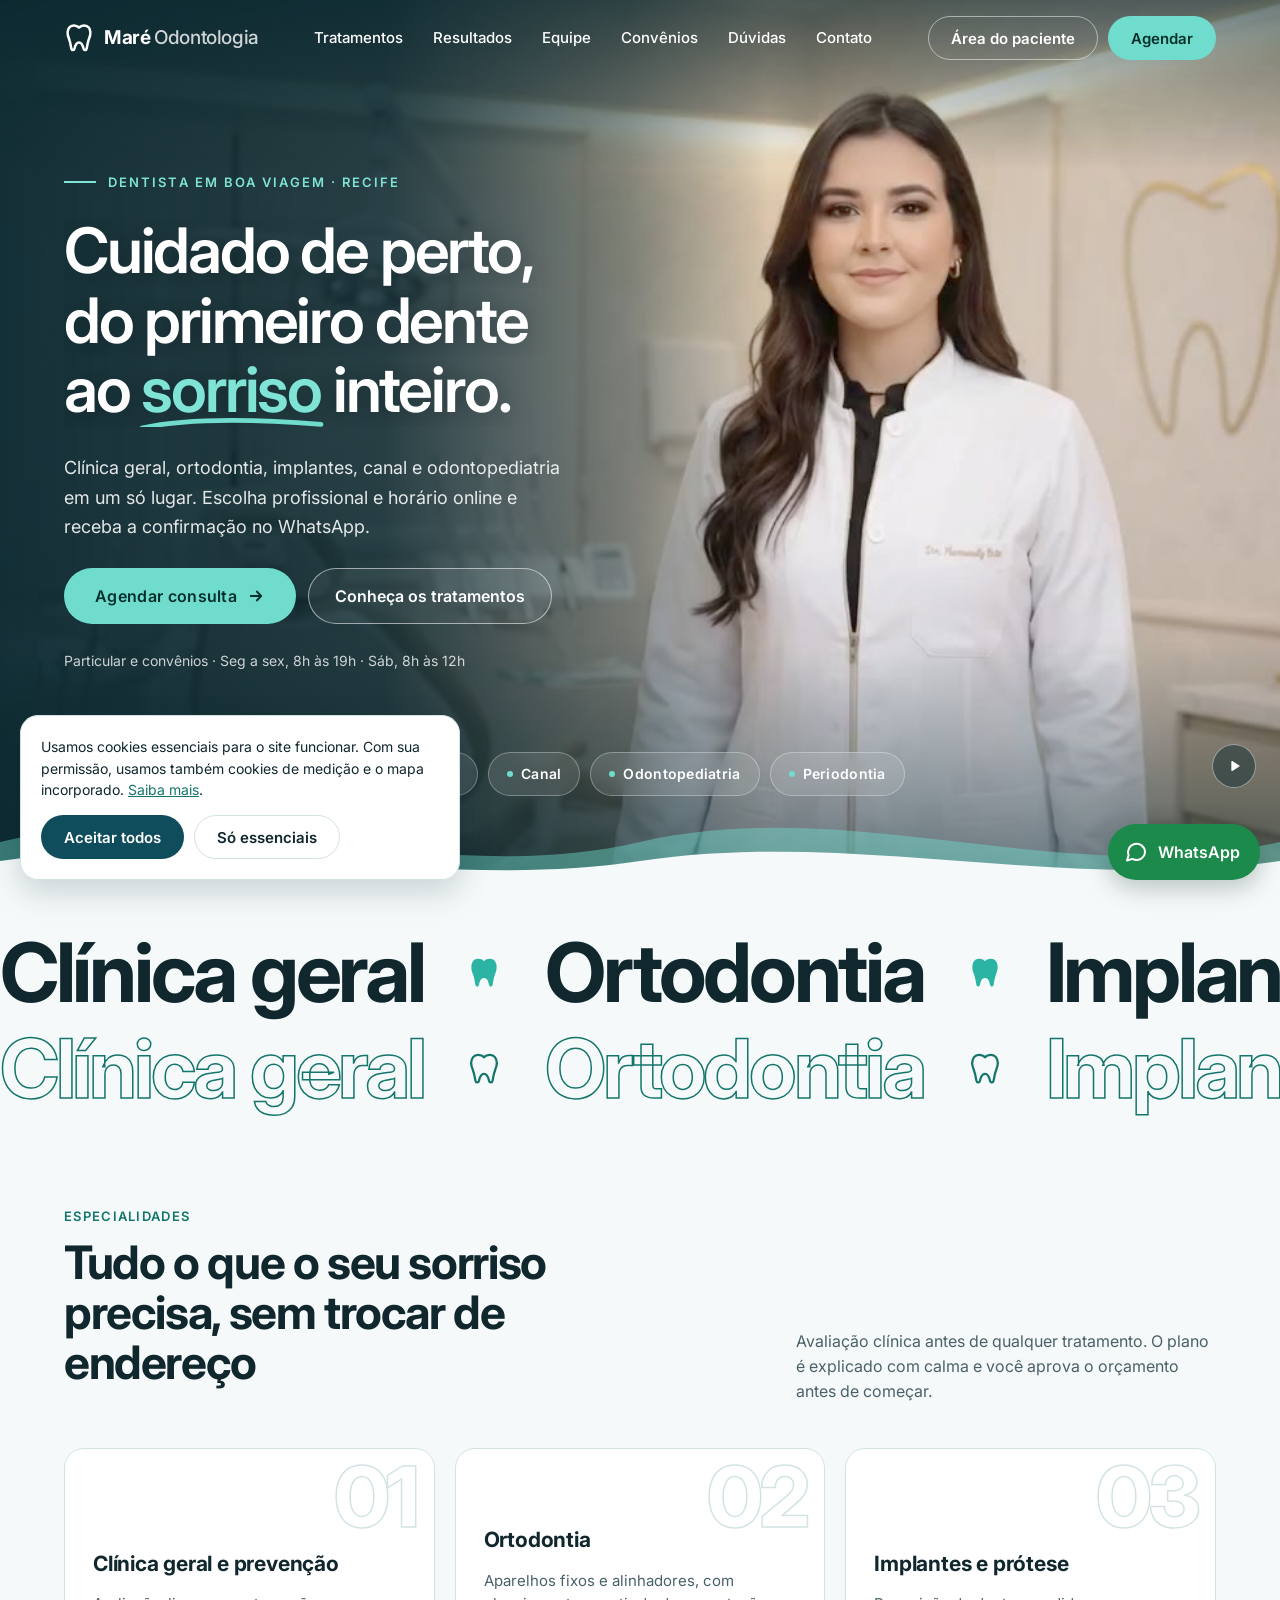
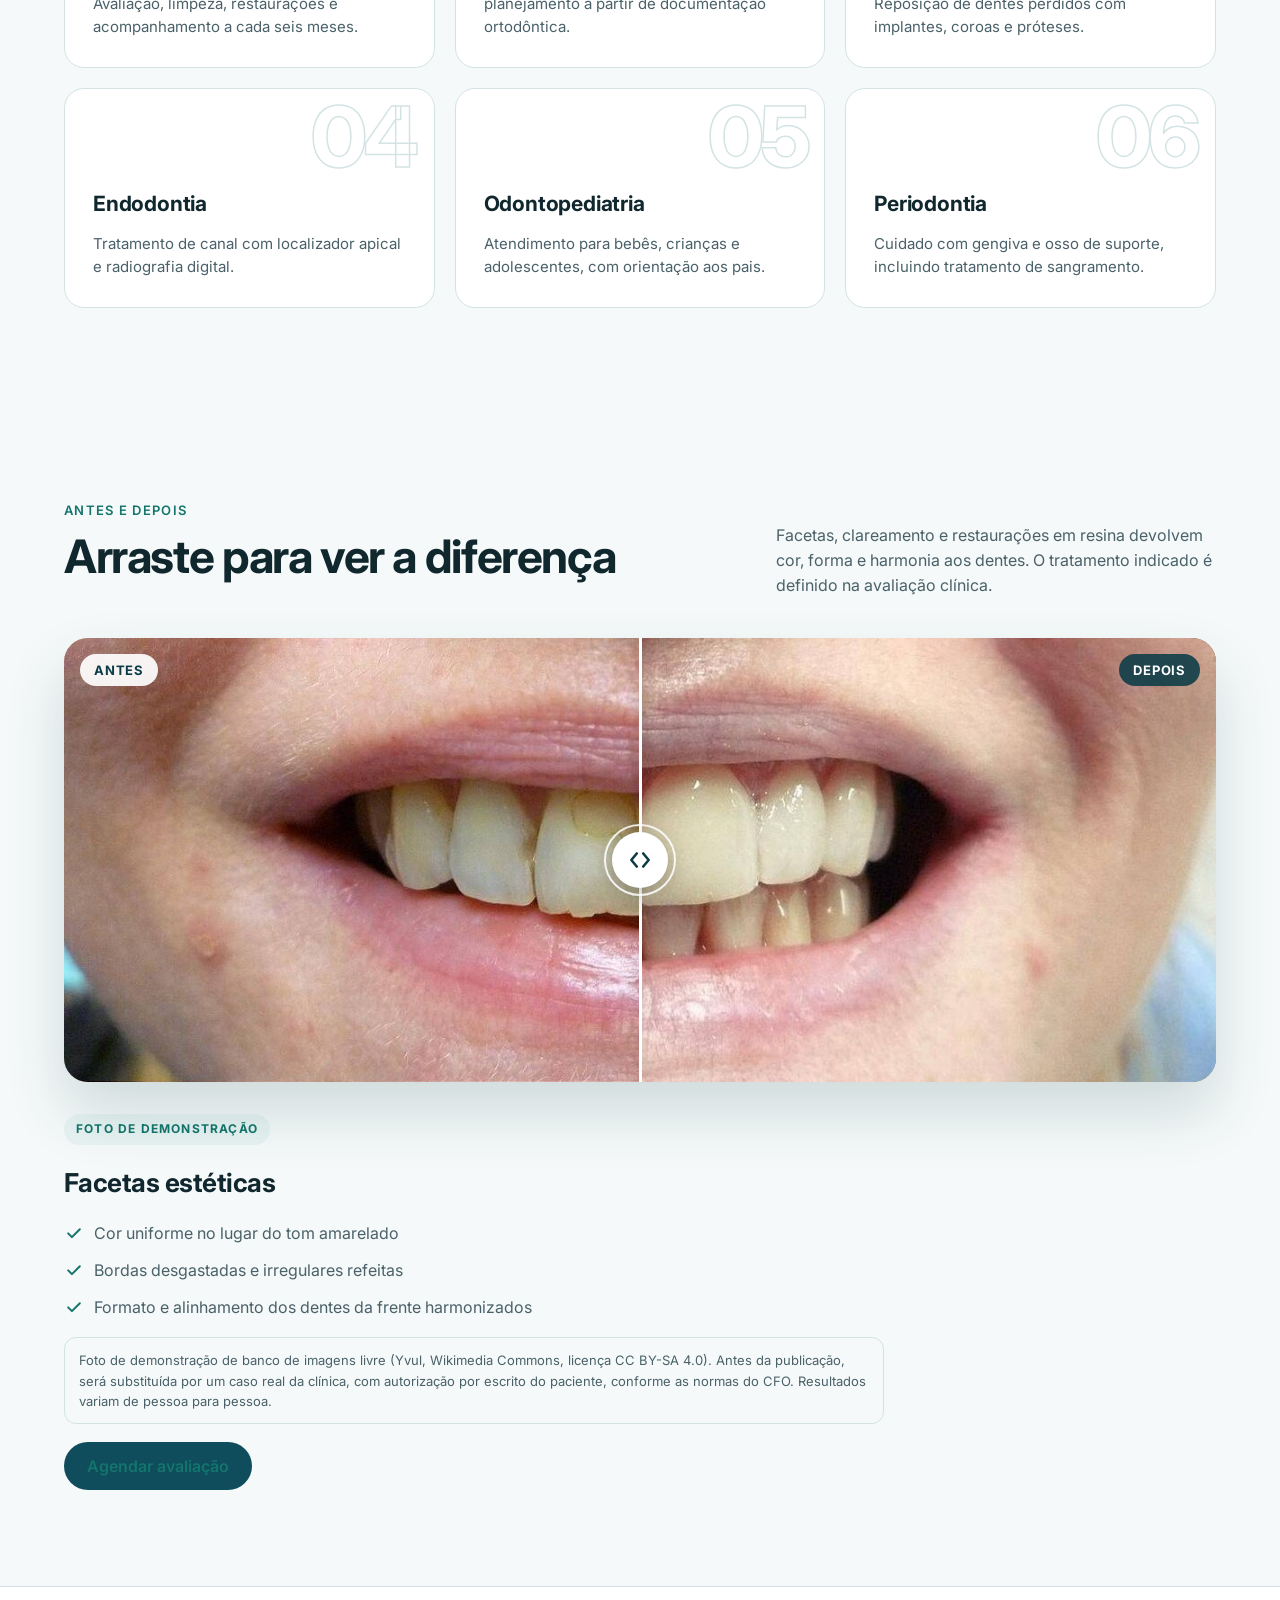
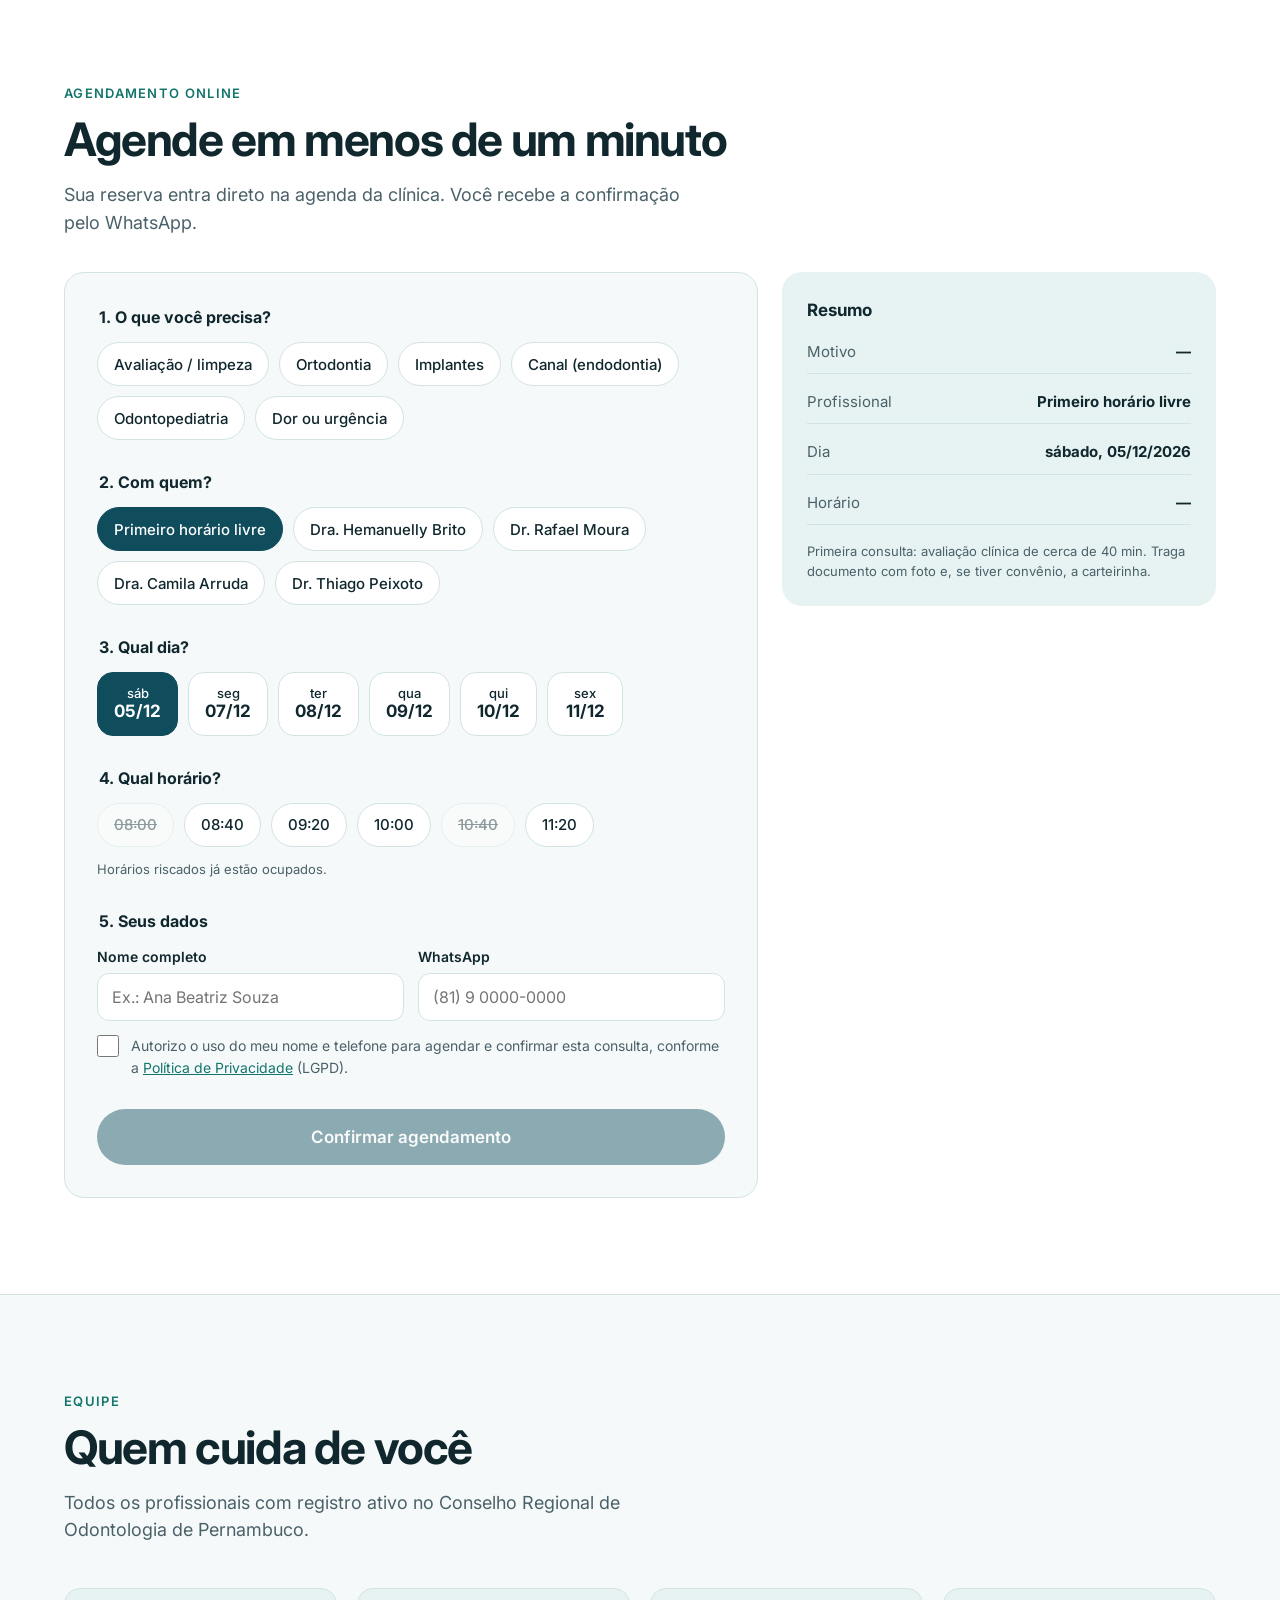
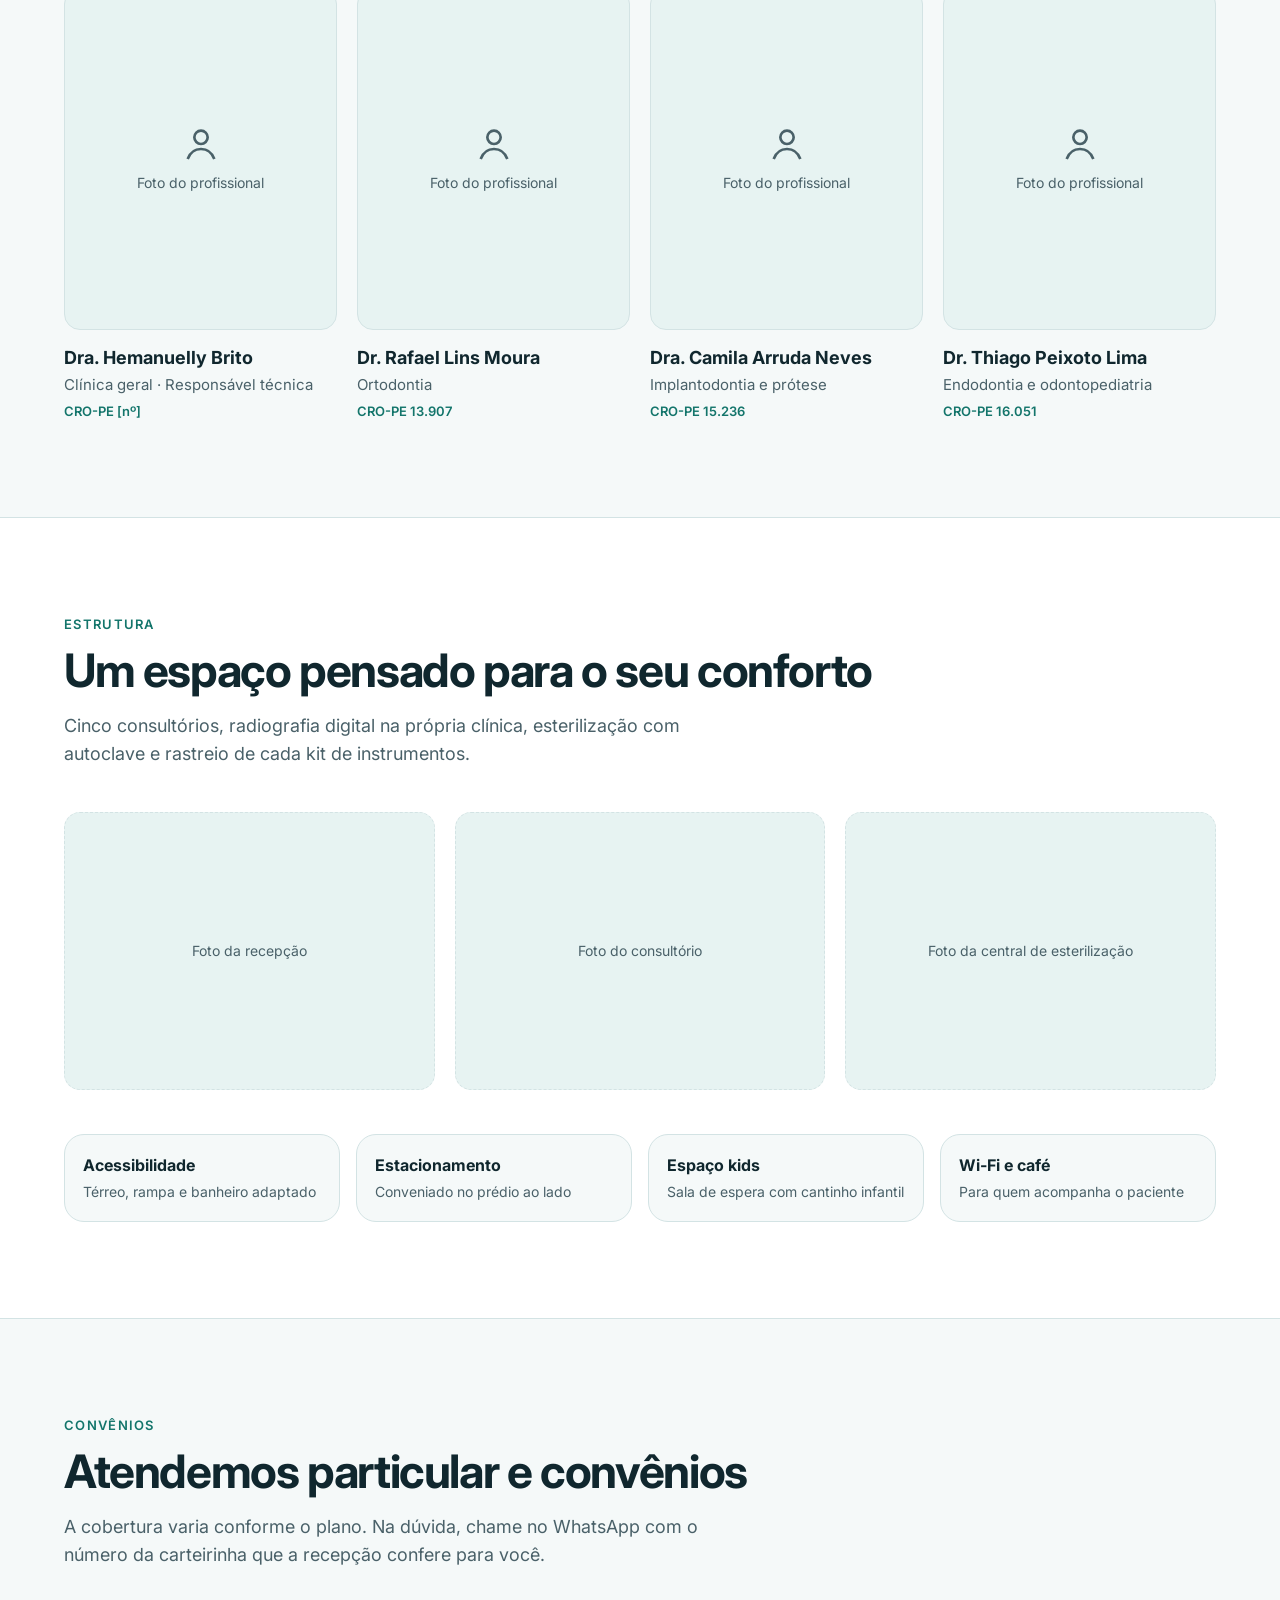
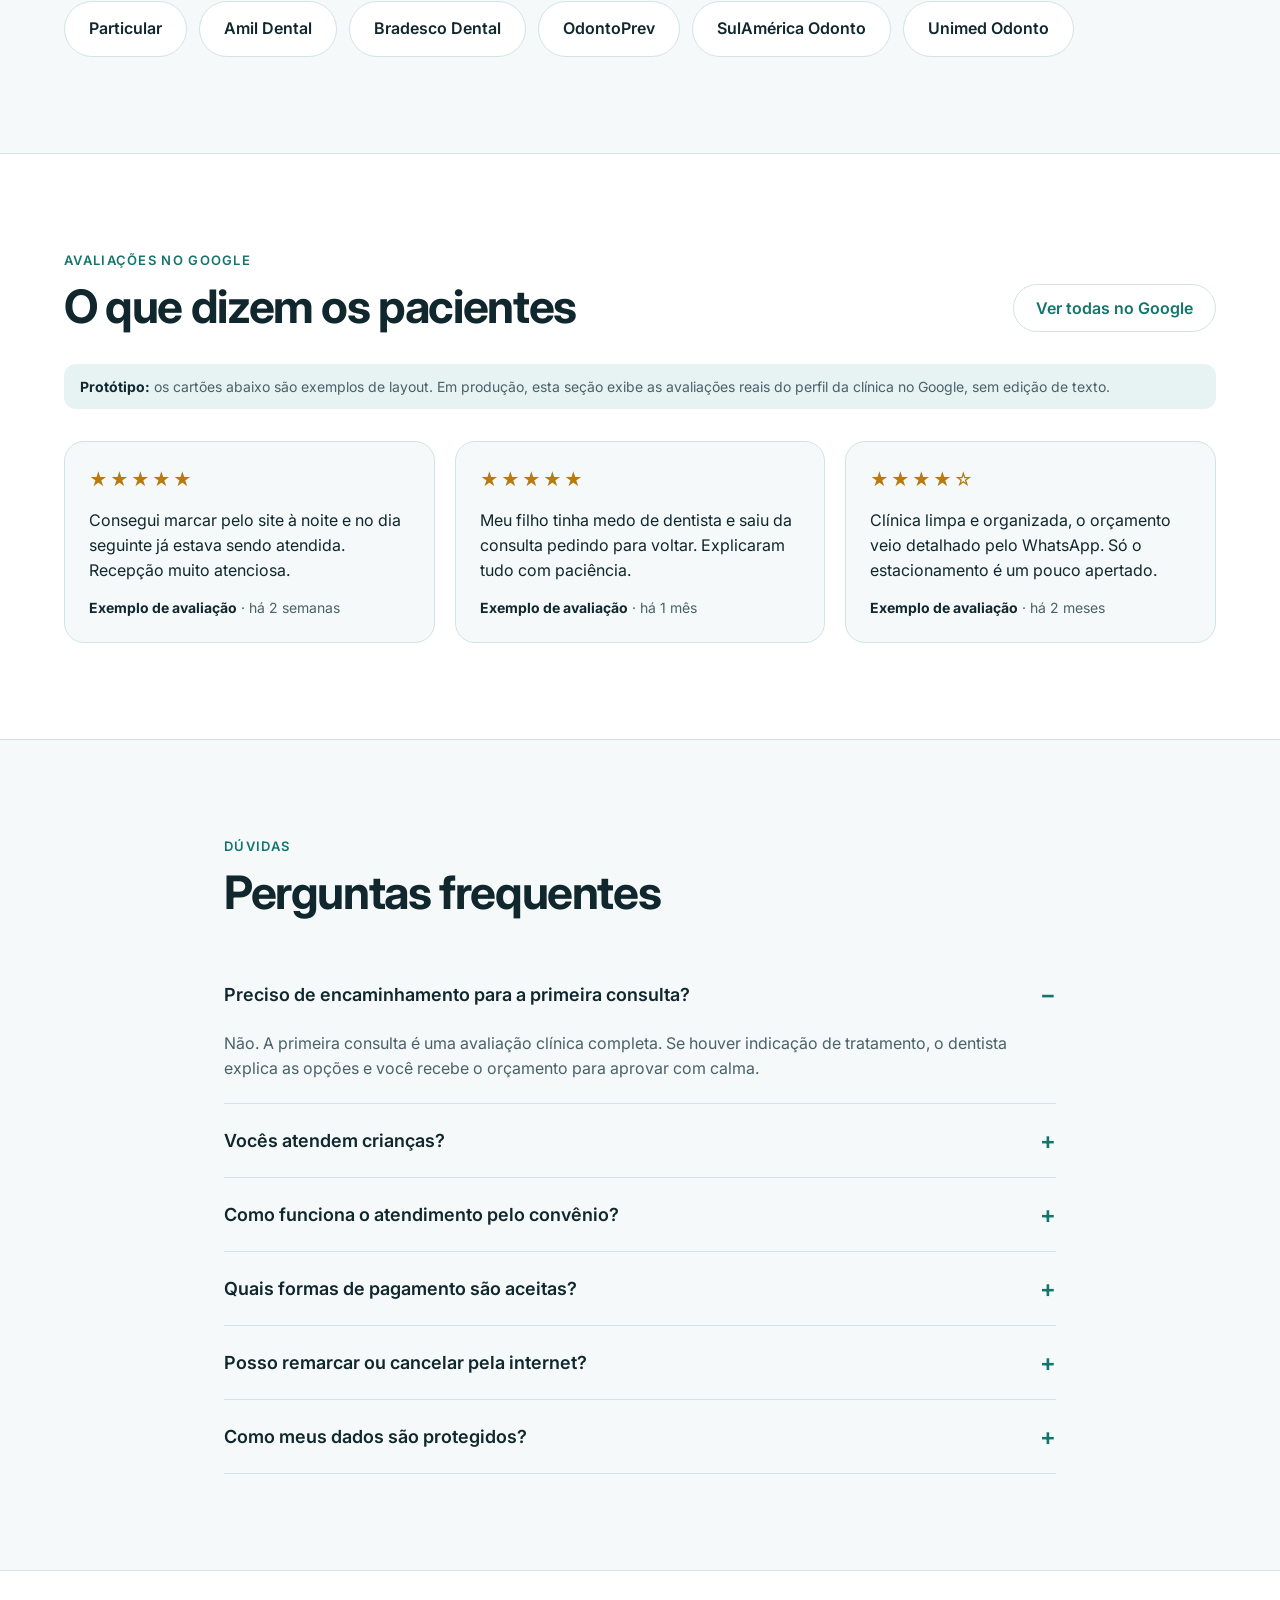
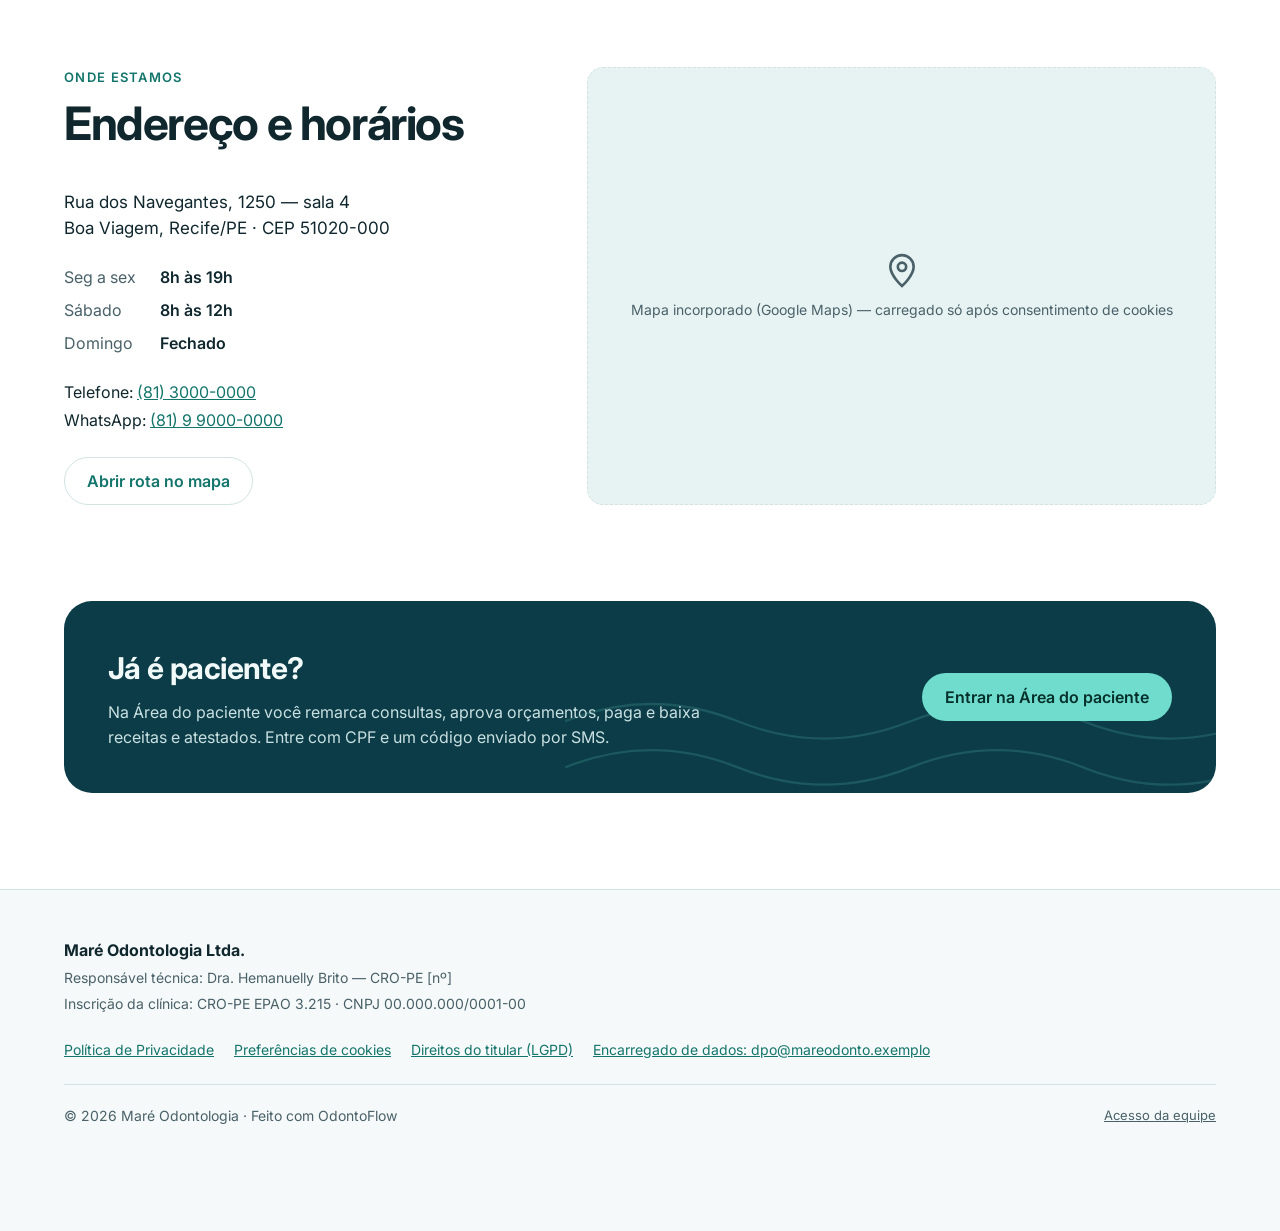
<file: index.html>
<!doctype html>
<html lang="pt-BR">
<head>
<meta charset="utf-8">
<meta name="viewport" content="width=device-width, initial-scale=1">
<title>Maré Odontologia — Dentista em Boa Viagem, Recife/PE</title>
<meta name="description" content="Clínica odontológica em Boa Viagem, Recife/PE. Clínica geral, ortodontia, implantes, endodontia e odontopediatria. Agende sua consulta online.">
<meta name="robots" content="noindex, nofollow">
<meta name="theme-color" content="#0B3C47">
<meta property="og:title" content="Maré Odontologia — Dentista em Boa Viagem, Recife/PE">
<meta property="og:description" content="Clínica geral, ortodontia, implantes, canal e odontopediatria. Agende online.">
<meta property="og:image" content="assets/hero-poster.jpg">
<link rel="icon" href="data:image/svg+xml,%3Csvg xmlns='http://www.w3.org/2000/svg' viewBox='0 0 120 132'%3E%3Cpath d='M60 22C50 12 30 10 21 22c-9 12-7 31-1 45 4 10 7 25 9 38 1.5 9 11 10 13 1 3-13 6-24 18-24s15 11 18 24c2 9 11.5 8 13-1 2-13 5-28 9-38 6-14 8-33-1-45C90 10 70 12 60 22z' fill='%230F4C5C'/%3E%3C/svg%3E">
<link rel="preload" as="image" href="assets/hero-poster.jpg">
<link rel="preconnect" href="https://fonts.googleapis.com">
<link rel="preconnect" href="https://fonts.gstatic.com" crossorigin>
<link href="https://fonts.googleapis.com/css2?family=Inter:wght@400;500;600;700;800&display=swap" rel="stylesheet">
<link rel="stylesheet" href="styles.css">
<script type="application/ld+json">
{"@context":"https://schema.org","@type":"Dentist","name":"Maré Odontologia","address":{"@type":"PostalAddress","streetAddress":"Rua dos Navegantes, 1250 — sala 4","addressLocality":"Recife","addressRegion":"PE","postalCode":"51020-000","addressCountry":"BR"},"telephone":"+55 81 3000-0000","openingHoursSpecification":[{"@type":"OpeningHoursSpecification","dayOfWeek":["Monday","Tuesday","Wednesday","Thursday","Friday"],"opens":"08:00","closes":"19:00"},{"@type":"OpeningHoursSpecification","dayOfWeek":"Saturday","opens":"08:00","closes":"12:00"}],"medicalSpecialty":["Dentistry"]}
</script>
</head>
<body>
<div class="of" id="root">

<!-- TELA DE CARREGAMENTO: 1x por sessão, ≤1,5 s, sobe como cortina revelando o banner -->
<div class="splash" id="splash" hidden role="status" aria-label="Carregando Maré Odontologia">
<svg class="tooth" width="120" height="132" viewBox="0 0 120 132" aria-hidden="true">
<path d="M60 22C50 12 30 10 21 22c-9 12-7 31-1 45 4 10 7 25 9 38 1.5 9 11 10 13 1 3-13 6-24 18-24s15 11 18 24c2 9 11.5 8 13-1 2-13 5-28 9-38 6-14 8-33-1-45C90 10 70 12 60 22z" fill="none" stroke="#0F4C5C" stroke-width="3" stroke-linecap="round" stroke-linejoin="round"></path>
<rect class="sweep" x="34" y="20" width="10" height="70" rx="5" fill="#2BB3A3" opacity="0" transform="rotate(18 39 55)"></rect>
<g class="spark"><path d="M92 18v24M80 30h24M86 24l12 12M98 24 86 36" stroke="#2BB3A3" stroke-width="3" stroke-linecap="round"></path></g>
</svg>
<div class="brand" style="text-align:center">
<div style="font-size:26px;font-weight:700;letter-spacing:-.02em;color:#0F4C5C">Maré Odontologia</div>
<div style="font-size:14px;color:#3E5A61">Boa Viagem · Recife/PE</div>
</div>
<button type="button" id="skipSplash" style="position:absolute;bottom:28px;right:28px;min-height:44px;padding:0 18px;border-radius:999px;border:1.5px solid #B9D6D6;background:#FFFFFF;color:#0F4C5C;font:600 14px Inter,system-ui,sans-serif;cursor:pointer">Pular</button>
</div>

<!-- MENU (transparente sobre o banner) -->
<header class="hdr" id="hdr">
<div class="prog" aria-hidden="true"></div>
<div class="wrap" style="display:flex;align-items:center;justify-content:space-between;gap:16px;min-height:76px">
<a href="#topo" style="display:flex;align-items:center;gap:10px;text-decoration:none;color:inherit" aria-label="Maré Odontologia — início">
<svg width="30" height="33" viewBox="0 0 120 132" aria-hidden="true"><path d="M60 22C50 12 30 10 21 22c-9 12-7 31-1 45 4 10 7 25 9 38 1.5 9 11 10 13 1 3-13 6-24 18-24s15 11 18 24c2 9 11.5 8 13-1 2-13 5-28 9-38 6-14 8-33-1-45C90 10 70 12 60 22z" fill="none" stroke="currentColor" stroke-width="10" stroke-linejoin="round"></path></svg>
<span style="font-weight:700;font-size:19px;letter-spacing:-.02em">Maré <span style="font-weight:500;opacity:.8">Odontologia</span></span>
</a>
<nav aria-label="Principal" class="hide-md" style="display:flex;gap:30px">
<a class="navlink" href="#tratamentos">Tratamentos</a>
<a class="navlink" href="#resultados">Resultados</a>
<a class="navlink" href="#equipe">Equipe</a>
<a class="navlink" href="#convenios">Convênios</a>
<a class="navlink" href="#duvidas">Dúvidas</a>
<a class="navlink" href="#contato">Contato</a>
</nav>
<div style="display:flex;gap:10px;align-items:center">
<a class="btn btn-ghost hide-sm" href="paciente/" style="min-height:44px;font-size:15px">Área do paciente</a>
<a class="btn btn-mint" href="#agendar" style="min-height:44px;font-size:15px">Agendar</a>
</div>
</div>
</header>

<main>

<!-- BANNER DE APRESENTAÇÃO: vídeo da Dra. Hemanuelly em tela cheia, controlado pelo mouse (quadro a quadro) + profundidade 3D -->
<section id="topo" class="hero" aria-label="Apresentação">
<div class="stage">
<div class="vid hx-vid"><div class="px" style="--dx:-22px;--dy:-10px;position:absolute;inset:0"><div class="vid-in">
<video id="heroVid" src="assets/hero.mp4" poster="assets/hero-poster.jpg" autoplay muted loop playsinline disablepictureinpicture preload="auto" tabindex="-1" aria-label="Dra. Hemanuelly Brito no consultório, cruzando os braços e sorrindo"></video>
</div></div></div>
<div class="sheen" aria-hidden="true"></div>
<div class="shade" aria-hidden="true"></div>

</div>

<div class="hero-content">
<div class="wrap" style="width:100%">
<div class="hx-text" style="max-width:600px">
<div class="px" style="--dx:8px;--dy:5px;display:flex;flex-direction:column;gap:26px">
<p class="fade" style="--i:0;margin:0;display:flex;align-items:center;gap:12px;font-size:13px;font-weight:600;letter-spacing:.16em;text-transform:uppercase;color:#7FE3D5"><span style="width:32px;height:1.5px;background:currentColor;display:block"></span>Dentista em Boa Viagem · Recife</p>
<h1 style="margin:0;font-size:clamp(40px,4.9vw,70px);line-height:1.05;letter-spacing:-.035em;font-weight:600;color:#FFFFFF;text-shadow:0 2px 24px rgba(4,26,32,.35)">
<span class="ln"><span style="--i:1">Cuidado de perto,</span></span>
<span class="ln"><span style="--i:2">do primeiro dente</span></span>
<span class="ln"><span style="--i:3">ao <em class="hl">sorriso<svg viewBox="0 0 200 20" preserveAspectRatio="none" aria-hidden="true"><path d="M4 14 C 50 4 120 4 196 10" fill="none" stroke="#6FDCCD" stroke-width="5" stroke-linecap="round"></path></svg></em> inteiro.</span></span>
</h1>
<p class="fade" style="--i:4;margin:0;font-size:18px;line-height:1.65;color:rgba(255,255,255,.88);max-width:500px">Clínica geral, ortodontia, implantes, canal e odontopediatria em um só lugar. Escolha profissional e horário online e receba a confirmação no WhatsApp.</p>
<div class="fade" style="--i:5;display:flex;gap:12px;flex-wrap:wrap">
<a class="btn btn-mint" href="#agendar" style="min-height:56px;padding:0 30px;font-size:16px;letter-spacing:.02em">Agendar consulta
<svg width="18" height="18" viewBox="0 0 24 24" fill="none" stroke="currentColor" stroke-width="2.4" stroke-linecap="round" stroke-linejoin="round" aria-hidden="true"><path d="M5 12h14M13 6l6 6-6 6"></path></svg></a>
<a class="btn" href="#tratamentos" style="min-height:56px;padding:0 26px;color:#FFFFFF;border-color:rgba(255,255,255,.55);background:rgba(255,255,255,.06)">Conheça os tratamentos</a>
</div>
<p class="fade" style="--i:6;margin:0;font-size:14px;color:rgba(255,255,255,.78)">Particular e convênios · Seg a sex, 8h às 19h · Sáb, 8h às 12h</p>
</div>
</div>
</div>
</div>

<nav class="tbar hide-md" aria-label="Tratamentos">
<div class="wrap fade" style="--i:8;display:flex;flex-wrap:wrap;gap:10px;align-items:center">
<a class="tpill" href="#tratamentos"><i></i>Clínica geral</a>
<a class="tpill" href="#tratamentos"><i></i>Ortodontia</a>
<a class="tpill" href="#tratamentos"><i></i>Implantes</a>
<a class="tpill" href="#tratamentos"><i></i>Canal</a>
<a class="tpill" href="#tratamentos"><i></i>Odontopediatria</a>
<a class="tpill" href="#tratamentos"><i></i>Periodontia</a>
</div>
</nav>

<button type="button" class="vid-toggle" id="vidToggle" aria-label="Pausar vídeo do banner" aria-pressed="false"><svg class="ic-pause" width="16" height="16" viewBox="0 0 24 24" fill="currentColor" aria-hidden="true"><rect x="6" y="5" width="4" height="14" rx="1"></rect><rect x="14" y="5" width="4" height="14" rx="1"></rect></svg><svg class="ic-play" width="16" height="16" viewBox="0 0 24 24" fill="currentColor" aria-hidden="true"><path d="M8 5.5v13a1 1 0 0 0 1.5.86l10.5-6.5a1 1 0 0 0 0-1.72L9.5 4.64A1 1 0 0 0 8 5.5z"></path></svg></button>

<svg class="wave back" viewBox="0 0 2880 120" preserveAspectRatio="none" aria-hidden="true"><path d="M0 60 C240 10 480 110 720 60 C960 10 1200 110 1440 60 C1680 10 1920 110 2160 60 C2400 10 2640 110 2880 60 L2880 120 L0 120 Z" fill="#6FDCCD"></path></svg>
<svg class="wave" viewBox="0 0 2880 120" preserveAspectRatio="none" aria-hidden="true"><path d="M0 70 C240 30 480 110 720 70 C960 30 1200 110 1440 70 C1680 30 1920 110 2160 70 C2400 30 2640 110 2880 70 L2880 120 L0 120 Z" fill="var(--bg)"></path></svg>
</section>

<!-- FAIXA DE ESPECIALIDADES (move conforme a rolagem) -->
<div aria-hidden="true" style="overflow:hidden;padding:28px 0 36px;display:flex;flex-direction:column;gap:6px">
<div class="mq-row mq-a"><span>Clínica geral<svg width="34" height="37" viewBox="0 0 120 132"><path d="M60 22C50 12 30 10 21 22c-9 12-7 31-1 45 4 10 7 25 9 38 1.5 9 11 10 13 1 3-13 6-24 18-24s15 11 18 24c2 9 11.5 8 13-1 2-13 5-28 9-38 6-14 8-33-1-45C90 10 70 12 60 22z" fill="var(--accent)"></path></svg></span><span>Ortodontia<svg width="34" height="37" viewBox="0 0 120 132"><path d="M60 22C50 12 30 10 21 22c-9 12-7 31-1 45 4 10 7 25 9 38 1.5 9 11 10 13 1 3-13 6-24 18-24s15 11 18 24c2 9 11.5 8 13-1 2-13 5-28 9-38 6-14 8-33-1-45C90 10 70 12 60 22z" fill="var(--accent)"></path></svg></span><span>Implantes<svg width="34" height="37" viewBox="0 0 120 132"><path d="M60 22C50 12 30 10 21 22c-9 12-7 31-1 45 4 10 7 25 9 38 1.5 9 11 10 13 1 3-13 6-24 18-24s15 11 18 24c2 9 11.5 8 13-1 2-13 5-28 9-38 6-14 8-33-1-45C90 10 70 12 60 22z" fill="var(--accent)"></path></svg></span><span>Endodontia<svg width="34" height="37" viewBox="0 0 120 132"><path d="M60 22C50 12 30 10 21 22c-9 12-7 31-1 45 4 10 7 25 9 38 1.5 9 11 10 13 1 3-13 6-24 18-24s15 11 18 24c2 9 11.5 8 13-1 2-13 5-28 9-38 6-14 8-33-1-45C90 10 70 12 60 22z" fill="var(--accent)"></path></svg></span><span>Odontopediatria<svg width="34" height="37" viewBox="0 0 120 132"><path d="M60 22C50 12 30 10 21 22c-9 12-7 31-1 45 4 10 7 25 9 38 1.5 9 11 10 13 1 3-13 6-24 18-24s15 11 18 24c2 9 11.5 8 13-1 2-13 5-28 9-38 6-14 8-33-1-45C90 10 70 12 60 22z" fill="var(--accent)"></path></svg></span><span>Periodontia<svg width="34" height="37" viewBox="0 0 120 132"><path d="M60 22C50 12 30 10 21 22c-9 12-7 31-1 45 4 10 7 25 9 38 1.5 9 11 10 13 1 3-13 6-24 18-24s15 11 18 24c2 9 11.5 8 13-1 2-13 5-28 9-38 6-14 8-33-1-45C90 10 70 12 60 22z" fill="var(--accent)"></path></svg></span><span>Clínica geral<svg width="34" height="37" viewBox="0 0 120 132"><path d="M60 22C50 12 30 10 21 22c-9 12-7 31-1 45 4 10 7 25 9 38 1.5 9 11 10 13 1 3-13 6-24 18-24s15 11 18 24c2 9 11.5 8 13-1 2-13 5-28 9-38 6-14 8-33-1-45C90 10 70 12 60 22z" fill="var(--accent)"></path></svg></span><span>Ortodontia<svg width="34" height="37" viewBox="0 0 120 132"><path d="M60 22C50 12 30 10 21 22c-9 12-7 31-1 45 4 10 7 25 9 38 1.5 9 11 10 13 1 3-13 6-24 18-24s15 11 18 24c2 9 11.5 8 13-1 2-13 5-28 9-38 6-14 8-33-1-45C90 10 70 12 60 22z" fill="var(--accent)"></path></svg></span><span>Implantes<svg width="34" height="37" viewBox="0 0 120 132"><path d="M60 22C50 12 30 10 21 22c-9 12-7 31-1 45 4 10 7 25 9 38 1.5 9 11 10 13 1 3-13 6-24 18-24s15 11 18 24c2 9 11.5 8 13-1 2-13 5-28 9-38 6-14 8-33-1-45C90 10 70 12 60 22z" fill="var(--accent)"></path></svg></span></div>
<div class="mq-row mq-b mq-out"><span>Clínica geral<svg width="34" height="37" viewBox="0 0 120 132"><path d="M60 22C50 12 30 10 21 22c-9 12-7 31-1 45 4 10 7 25 9 38 1.5 9 11 10 13 1 3-13 6-24 18-24s15 11 18 24c2 9 11.5 8 13-1 2-13 5-28 9-38 6-14 8-33-1-45C90 10 70 12 60 22z" fill="none" stroke="var(--accent-text)" stroke-width="8"></path></svg></span><span>Ortodontia<svg width="34" height="37" viewBox="0 0 120 132"><path d="M60 22C50 12 30 10 21 22c-9 12-7 31-1 45 4 10 7 25 9 38 1.5 9 11 10 13 1 3-13 6-24 18-24s15 11 18 24c2 9 11.5 8 13-1 2-13 5-28 9-38 6-14 8-33-1-45C90 10 70 12 60 22z" fill="none" stroke="var(--accent-text)" stroke-width="8"></path></svg></span><span>Implantes<svg width="34" height="37" viewBox="0 0 120 132"><path d="M60 22C50 12 30 10 21 22c-9 12-7 31-1 45 4 10 7 25 9 38 1.5 9 11 10 13 1 3-13 6-24 18-24s15 11 18 24c2 9 11.5 8 13-1 2-13 5-28 9-38 6-14 8-33-1-45C90 10 70 12 60 22z" fill="none" stroke="var(--accent-text)" stroke-width="8"></path></svg></span><span>Endodontia<svg width="34" height="37" viewBox="0 0 120 132"><path d="M60 22C50 12 30 10 21 22c-9 12-7 31-1 45 4 10 7 25 9 38 1.5 9 11 10 13 1 3-13 6-24 18-24s15 11 18 24c2 9 11.5 8 13-1 2-13 5-28 9-38 6-14 8-33-1-45C90 10 70 12 60 22z" fill="none" stroke="var(--accent-text)" stroke-width="8"></path></svg></span><span>Odontopediatria<svg width="34" height="37" viewBox="0 0 120 132"><path d="M60 22C50 12 30 10 21 22c-9 12-7 31-1 45 4 10 7 25 9 38 1.5 9 11 10 13 1 3-13 6-24 18-24s15 11 18 24c2 9 11.5 8 13-1 2-13 5-28 9-38 6-14 8-33-1-45C90 10 70 12 60 22z" fill="none" stroke="var(--accent-text)" stroke-width="8"></path></svg></span><span>Periodontia<svg width="34" height="37" viewBox="0 0 120 132"><path d="M60 22C50 12 30 10 21 22c-9 12-7 31-1 45 4 10 7 25 9 38 1.5 9 11 10 13 1 3-13 6-24 18-24s15 11 18 24c2 9 11.5 8 13-1 2-13 5-28 9-38 6-14 8-33-1-45C90 10 70 12 60 22z" fill="none" stroke="var(--accent-text)" stroke-width="8"></path></svg></span><span>Clínica geral<svg width="34" height="37" viewBox="0 0 120 132"><path d="M60 22C50 12 30 10 21 22c-9 12-7 31-1 45 4 10 7 25 9 38 1.5 9 11 10 13 1 3-13 6-24 18-24s15 11 18 24c2 9 11.5 8 13-1 2-13 5-28 9-38 6-14 8-33-1-45C90 10 70 12 60 22z" fill="none" stroke="var(--accent-text)" stroke-width="8"></path></svg></span><span>Ortodontia<svg width="34" height="37" viewBox="0 0 120 132"><path d="M60 22C50 12 30 10 21 22c-9 12-7 31-1 45 4 10 7 25 9 38 1.5 9 11 10 13 1 3-13 6-24 18-24s15 11 18 24c2 9 11.5 8 13-1 2-13 5-28 9-38 6-14 8-33-1-45C90 10 70 12 60 22z" fill="none" stroke="var(--accent-text)" stroke-width="8"></path></svg></span><span>Implantes<svg width="34" height="37" viewBox="0 0 120 132"><path d="M60 22C50 12 30 10 21 22c-9 12-7 31-1 45 4 10 7 25 9 38 1.5 9 11 10 13 1 3-13 6-24 18-24s15 11 18 24c2 9 11.5 8 13-1 2-13 5-28 9-38 6-14 8-33-1-45C90 10 70 12 60 22z" fill="none" stroke="var(--accent-text)" stroke-width="8"></path></svg></span></div>
</div>

<!-- TRATAMENTOS -->
<section id="tratamentos" class="sec" style="padding-top:56px">
<div class="wrap" style="display:flex;flex-direction:column;gap:44px">
<div class="rv" style="display:flex;justify-content:space-between;align-items:flex-end;gap:24px;flex-wrap:wrap">
<div><p class="eyebrow">Especialidades</p><h2 class="h2" style="max-width:620px">Tudo o que o seu sorriso precisa, sem trocar de endereço</h2></div>
<p class="lead" style="max-width:420px;font-size:16px">Avaliação clínica antes de qualquer tratamento. O plano é explicado com calma e você aprova o orçamento antes de começar.</p>
</div>
<div class="g3">
<article class="card svc rv" style="display:flex;flex-direction:column;gap:12px;padding:28px;min-height:220px;justify-content:flex-end">
<span class="num" aria-hidden="true">01</span>
<h3 style="margin:0;font-size:21px;letter-spacing:-.01em;position:relative">Clínica geral e prevenção</h3>
<p style="margin:0;color:var(--muted);font-size:15px;position:relative">Avaliação, limpeza, restaurações e acompanhamento a cada seis meses.</p>
</article>
<article class="card svc rv d2" style="display:flex;flex-direction:column;gap:12px;padding:28px;min-height:220px;justify-content:flex-end">
<span class="num" aria-hidden="true">02</span>
<h3 style="margin:0;font-size:21px;letter-spacing:-.01em;position:relative">Ortodontia</h3>
<p style="margin:0;color:var(--muted);font-size:15px;position:relative">Aparelhos fixos e alinhadores, com planejamento a partir de documentação ortodôntica.</p>
</article>
<article class="card svc rv d3" style="display:flex;flex-direction:column;gap:12px;padding:28px;min-height:220px;justify-content:flex-end">
<span class="num" aria-hidden="true">03</span>
<h3 style="margin:0;font-size:21px;letter-spacing:-.01em;position:relative">Implantes e prótese</h3>
<p style="margin:0;color:var(--muted);font-size:15px;position:relative">Reposição de dentes perdidos com implantes, coroas e próteses.</p>
</article>
<article class="card svc rv" style="display:flex;flex-direction:column;gap:12px;padding:28px;min-height:220px;justify-content:flex-end">
<span class="num" aria-hidden="true">04</span>
<h3 style="margin:0;font-size:21px;letter-spacing:-.01em;position:relative">Endodontia</h3>
<p style="margin:0;color:var(--muted);font-size:15px;position:relative">Tratamento de canal com localizador apical e radiografia digital.</p>
</article>
<article class="card svc rv d2" style="display:flex;flex-direction:column;gap:12px;padding:28px;min-height:220px;justify-content:flex-end">
<span class="num" aria-hidden="true">05</span>
<h3 style="margin:0;font-size:21px;letter-spacing:-.01em;position:relative">Odontopediatria</h3>
<p style="margin:0;color:var(--muted);font-size:15px;position:relative">Atendimento para bebês, crianças e adolescentes, com orientação aos pais.</p>
</article>
<article class="card svc rv d3" style="display:flex;flex-direction:column;gap:12px;padding:28px;min-height:220px;justify-content:flex-end">
<span class="num" aria-hidden="true">06</span>
<h3 style="margin:0;font-size:21px;letter-spacing:-.01em;position:relative">Periodontia</h3>
<p style="margin:0;color:var(--muted);font-size:15px;position:relative">Cuidado com gengiva e osso de suporte, incluindo tratamento de sangramento.</p>
</article>
</div>
</div>
</section>

<!-- ANTES E DEPOIS (comparador de arrastar) -->
<section id="resultados" class="sec">
<div class="wrap" style="display:flex;flex-direction:column;gap:40px">
<div class="rv" style="display:flex;justify-content:space-between;align-items:flex-end;gap:24px;flex-wrap:wrap">
<div><p class="eyebrow">Antes e depois</p><h2 class="h2" style="max-width:620px">Arraste para ver a diferença</h2></div>
<p class="lead" style="max-width:440px;font-size:16px">Facetas, clareamento e restaurações em resina devolvem cor, forma e harmonia aos dentes. O tratamento indicado é definido na avaliação clínica.</p>
</div>

<div class="ba-grid rv d2" style="display:grid;grid-template-columns:minmax(0,1fr);gap:32px;align-items:start">
<div class="ba" id="ba" style="position:relative;aspect-ratio:1280/494;border-radius:24px;overflow:hidden;background:#D9B8A6;box-shadow:0 30px 60px rgba(11,60,71,.16);user-select:none;touch-action:pan-y">

<!-- ANTES (foto de demonstração) -->
<img src="assets/antes.jpg" alt="Antes: dentes amarelados, com bordas desgastadas e irregulares" draggable="false" style="position:absolute;inset:0;width:100%;height:100%;object-fit:cover;display:block">

<!-- DEPOIS (revelado pela direita) -->
<div id="baAfter" style="position:absolute;inset:0;clip-path:inset(0 0 0 50%)">
<img src="assets/depois.jpg" alt="Depois: dentes brancos, com formato e alinhamento corrigidos por facetas" draggable="false" style="position:absolute;inset:0;width:100%;height:100%;object-fit:cover;display:block">
</div>

<span class="ba-tag" style="left:16px">Antes</span>
<span class="ba-tag" style="right:16px;background:rgba(11,60,71,.88);color:#FFFFFF">Depois</span>

<div class="ba-line" id="baLine" style="left:50%" aria-hidden="true">
<span class="ba-knob"><svg width="26" height="26" viewBox="0 0 24 24" fill="none" stroke="#0B3C47" stroke-width="2.4" stroke-linecap="round" stroke-linejoin="round"><path d="M9 6l-5 6 5 6M15 6l5 6-5 6"></path></svg></span>
</div>
<input class="ba-range" type="range" min="0" max="100" step="0.5" value="50" id="baRange" aria-label="Comparar antes e depois: arraste para a esquerda para ver o depois, para a direita para ver o antes" aria-valuetext="Mostrando 50% do depois">
</div>

<div style="display:flex;flex-direction:column;gap:18px;max-width:820px">
<span style="align-self:flex-start;font-size:12px;font-weight:700;letter-spacing:.1em;text-transform:uppercase;padding:6px 12px;border-radius:999px;background:var(--soft);color:var(--accent-text)">Foto de demonstração</span>
<h3 style="margin:0;font-size:26px;letter-spacing:-.02em">Facetas estéticas</h3>
<ul style="margin:0;padding:0;list-style:none;display:flex;flex-direction:column;gap:12px;color:var(--muted);font-size:16px">
<li style="display:flex;gap:10px"><svg width="20" height="20" viewBox="0 0 24 24" fill="none" stroke="var(--accent-text)" stroke-width="2.4" stroke-linecap="round" stroke-linejoin="round" aria-hidden="true" style="flex:none;margin-top:2px"><path d="M5 12.5l4.5 4.5L19 7.5"></path></svg>Cor uniforme no lugar do tom amarelado</li>
<li style="display:flex;gap:10px"><svg width="20" height="20" viewBox="0 0 24 24" fill="none" stroke="var(--accent-text)" stroke-width="2.4" stroke-linecap="round" stroke-linejoin="round" aria-hidden="true" style="flex:none;margin-top:2px"><path d="M5 12.5l4.5 4.5L19 7.5"></path></svg>Bordas desgastadas e irregulares refeitas</li>
<li style="display:flex;gap:10px"><svg width="20" height="20" viewBox="0 0 24 24" fill="none" stroke="var(--accent-text)" stroke-width="2.4" stroke-linecap="round" stroke-linejoin="round" aria-hidden="true" style="flex:none;margin-top:2px"><path d="M5 12.5l4.5 4.5L19 7.5"></path></svg>Formato e alinhamento dos dentes da frente harmonizados</li>
</ul>
<p style="margin:0;font-size:13px;color:var(--muted);padding:12px 14px;border-radius:12px;background:var(--bg);border:1px solid var(--line)">Foto de demonstração de banco de imagens livre (Yvul, Wikimedia Commons, licença CC BY-SA 4.0). Antes da publicação, será substituída por um caso real da clínica, com autorização por escrito do paciente, conforme as normas do CFO. Resultados variam de pessoa para pessoa.</p>
<a class="btn btn-p" href="#agendar" style="align-self:flex-start">Agendar avaliação</a>
</div>
</div>
</div>
</section>

<!-- AGENDAMENTO ONLINE EMBUTIDO -->
<section id="agendar" class="sec" style="background:var(--surface);border-block:1px solid var(--line)">
<div class="wrap" style="display:flex;flex-direction:column;gap:36px">
<div class="rv"><p class="eyebrow">Agendamento online</p><h2 class="h2">Agende em menos de um minuto</h2><p class="lead">Sua reserva entra direto na agenda da clínica. Você recebe a confirmação pelo WhatsApp.</p></div>

<div class="card" id="bkDone" hidden role="status" style="display:flex;flex-direction:column;align-items:flex-start;gap:16px;padding:40px;max-width:720px;background:var(--bg)">
<span style="width:56px;height:56px;border-radius:50%;background:var(--soft);display:flex;align-items:center;justify-content:center"><svg width="28" height="28" viewBox="0 0 24 24" fill="none" stroke="var(--accent-text)" stroke-width="2.5" stroke-linecap="round" stroke-linejoin="round" aria-hidden="true"><path d="M5 12.5l4.5 4.5L19 7.5"></path></svg></span>
<h3 style="margin:0;font-size:26px">Consulta reservada</h3>
<p style="margin:0;font-size:17px" id="bkResumo"></p>
<p style="margin:0;color:var(--muted)">Protocolo <strong style="color:var(--text)" id="bkProto"></strong>. Enviamos a confirmação para <span id="bkTel"></span>. Se precisar remarcar, responda a mensagem ou use a Área do paciente.</p>
<button type="button" class="btn btn-o" id="bkReset">Fazer outro agendamento</button>
</div>

<div class="book-grid rv d2" id="bkForm" style="display:grid;grid-template-columns:minmax(0,1.6fr) minmax(0,1fr);gap:24px;align-items:start">
<form class="card" id="bkFormEl" style="display:flex;flex-direction:column;gap:30px;padding:32px;background:var(--bg)" aria-label="Agendar consulta">
<fieldset style="border:0;margin:0;padding:0;display:flex;flex-direction:column;gap:12px">
<legend style="font-weight:700;font-size:16px;margin-bottom:12px">1. O que você precisa?</legend>
<div style="display:flex;flex-wrap:wrap;gap:10px" id="optEsp"></div>
</fieldset>
<fieldset style="border:0;margin:0;padding:0;display:flex;flex-direction:column;gap:12px">
<legend style="font-weight:700;font-size:16px;margin-bottom:12px">2. Com quem?</legend>
<div style="display:flex;flex-wrap:wrap;gap:10px" id="optDent"></div>
</fieldset>
<fieldset style="border:0;margin:0;padding:0;display:flex;flex-direction:column;gap:12px">
<legend style="font-weight:700;font-size:16px;margin-bottom:12px">3. Qual dia?</legend>
<div style="display:flex;flex-wrap:wrap;gap:10px" id="optDay"></div>
</fieldset>
<fieldset style="border:0;margin:0;padding:0;display:flex;flex-direction:column;gap:12px">
<legend style="font-weight:700;font-size:16px;margin-bottom:12px">4. Qual horário?</legend>
<div style="display:flex;flex-wrap:wrap;gap:10px" id="optHour"></div>
<p style="margin:0;font-size:13px;color:var(--muted)">Horários riscados já estão ocupados.</p>
</fieldset>
<fieldset style="border:0;margin:0;padding:0;display:flex;flex-direction:column;gap:14px">
<legend style="font-weight:700;font-size:16px;margin-bottom:12px">5. Seus dados</legend>
<div class="g2" style="gap:14px">
<label class="field">Nome completo<input type="text" id="inNome" autocomplete="name" placeholder="Ex.: Ana Beatriz Souza"></label>
<label class="field">WhatsApp<input type="tel" id="inTel" autocomplete="tel" inputmode="tel" placeholder="(81) 9 0000-0000"></label>
</div>
<label style="display:flex;gap:12px;align-items:flex-start;font-size:14px;color:var(--muted);cursor:pointer">
<input type="checkbox" id="inConsent" style="width:22px;height:22px;margin:0;flex:none;accent-color:#0F4C5C">
<span>Autorizo o uso do meu nome e telefone para agendar e confirmar esta consulta, conforme a <a href="#privacidade">Política de Privacidade</a> (LGPD).</span>
</label>
</fieldset>
<button type="submit" class="btn btn-p" id="bkSubmit" disabled style="min-height:56px;font-size:17px;width:100%"><span>Confirmar agendamento</span></button>
</form>
<aside class="card" style="display:flex;flex-direction:column;gap:16px;position:sticky;top:100px;background:var(--soft);border-color:transparent" aria-label="Resumo do agendamento">
<strong style="font-size:17px">Resumo</strong>
<div id="bkSummary" style="display:flex;flex-direction:column;gap:16px"></div>
<p style="margin:0;font-size:13px;color:var(--muted)">Primeira consulta: avaliação clínica de cerca de 40 min. Traga documento com foto e, se tiver convênio, a carteirinha.</p>
</aside>
</div>
</div>
</section>

<!-- EQUIPE -->
<section id="equipe" class="sec">
<div class="wrap" style="display:flex;flex-direction:column;gap:44px">
<div class="rv"><p class="eyebrow">Equipe</p><h2 class="h2">Quem cuida de você</h2><p class="lead">Todos os profissionais com registro ativo no Conselho Regional de Odontologia de Pernambuco.</p></div>
<div class="g4">
<article class="rv" style="display:flex;flex-direction:column;gap:14px">
<div class="ph rvclip" style="aspect-ratio:4/5;border-style:solid" role="img" aria-label="Espaço para foto de Dra. Hemanuelly Brito"><svg width="40" height="40" viewBox="0 0 24 24" fill="none" stroke="currentColor" stroke-width="1.6" aria-hidden="true"><circle cx="12" cy="8" r="4"></circle><path d="M4 21c1.5-4 4.5-6 8-6s6.5 2 8 6"></path></svg><span>Foto do profissional</span></div>
<div><h3 style="margin:0;font-size:18px">Dra. Hemanuelly Brito</h3><p style="margin:2px 0 0;color:var(--muted);font-size:15px">Clínica geral · Responsável técnica</p><p style="margin:4px 0 0;font-size:13px;font-weight:600;color:var(--accent-text)">CRO-PE [nº]</p></div>
</article>
<article class="rv d2" style="display:flex;flex-direction:column;gap:14px">
<div class="ph rvclip" style="aspect-ratio:4/5;border-style:solid" role="img" aria-label="Espaço para foto de Dr. Rafael Lins Moura"><svg width="40" height="40" viewBox="0 0 24 24" fill="none" stroke="currentColor" stroke-width="1.6" aria-hidden="true"><circle cx="12" cy="8" r="4"></circle><path d="M4 21c1.5-4 4.5-6 8-6s6.5 2 8 6"></path></svg><span>Foto do profissional</span></div>
<div><h3 style="margin:0;font-size:18px">Dr. Rafael Lins Moura</h3><p style="margin:2px 0 0;color:var(--muted);font-size:15px">Ortodontia</p><p style="margin:4px 0 0;font-size:13px;font-weight:600;color:var(--accent-text)">CRO-PE 13.907</p></div>
</article>
<article class="rv d3" style="display:flex;flex-direction:column;gap:14px">
<div class="ph rvclip" style="aspect-ratio:4/5;border-style:solid" role="img" aria-label="Espaço para foto de Dra. Camila Arruda Neves"><svg width="40" height="40" viewBox="0 0 24 24" fill="none" stroke="currentColor" stroke-width="1.6" aria-hidden="true"><circle cx="12" cy="8" r="4"></circle><path d="M4 21c1.5-4 4.5-6 8-6s6.5 2 8 6"></path></svg><span>Foto do profissional</span></div>
<div><h3 style="margin:0;font-size:18px">Dra. Camila Arruda Neves</h3><p style="margin:2px 0 0;color:var(--muted);font-size:15px">Implantodontia e prótese</p><p style="margin:4px 0 0;font-size:13px;font-weight:600;color:var(--accent-text)">CRO-PE 15.236</p></div>
</article>
<article class="rv d4" style="display:flex;flex-direction:column;gap:14px">
<div class="ph rvclip" style="aspect-ratio:4/5;border-style:solid" role="img" aria-label="Espaço para foto de Dr. Thiago Peixoto Lima"><svg width="40" height="40" viewBox="0 0 24 24" fill="none" stroke="currentColor" stroke-width="1.6" aria-hidden="true"><circle cx="12" cy="8" r="4"></circle><path d="M4 21c1.5-4 4.5-6 8-6s6.5 2 8 6"></path></svg><span>Foto do profissional</span></div>
<div><h3 style="margin:0;font-size:18px">Dr. Thiago Peixoto Lima</h3><p style="margin:2px 0 0;color:var(--muted);font-size:15px">Endodontia e odontopediatria</p><p style="margin:4px 0 0;font-size:13px;font-weight:600;color:var(--accent-text)">CRO-PE 16.051</p></div>
</article>
</div>
</div>
</section>

<!-- ESTRUTURA -->
<section class="sec" style="background:var(--surface);border-block:1px solid var(--line)">
<div class="wrap" style="display:flex;flex-direction:column;gap:44px">
<div class="rv"><p class="eyebrow">Estrutura</p><h2 class="h2">Um espaço pensado para o seu conforto</h2><p class="lead">Cinco consultórios, radiografia digital na própria clínica, esterilização com autoclave e rastreio de cada kit de instrumentos.</p></div>
<div class="g3">
<div class="ph rvclip" style="aspect-ratio:4/3">Foto da recepção</div>
<div class="ph rvclip" style="aspect-ratio:4/3">Foto do consultório</div>
<div class="ph rvclip" style="aspect-ratio:4/3">Foto da central de esterilização</div>
</div>
<div class="g4" style="gap:16px">
<div class="card rv" style="padding:18px;background:var(--bg)"><strong>Acessibilidade</strong><p style="margin:4px 0 0;color:var(--muted);font-size:14px">Térreo, rampa e banheiro adaptado</p></div>
<div class="card rv d2" style="padding:18px;background:var(--bg)"><strong>Estacionamento</strong><p style="margin:4px 0 0;color:var(--muted);font-size:14px">Conveniado no prédio ao lado</p></div>
<div class="card rv d3" style="padding:18px;background:var(--bg)"><strong>Espaço kids</strong><p style="margin:4px 0 0;color:var(--muted);font-size:14px">Sala de espera com cantinho infantil</p></div>
<div class="card rv d4" style="padding:18px;background:var(--bg)"><strong>Wi-Fi e café</strong><p style="margin:4px 0 0;color:var(--muted);font-size:14px">Para quem acompanha o paciente</p></div>
</div>
</div>
</section>

<!-- CONVÊNIOS -->
<section id="convenios" class="sec">
<div class="wrap" style="display:flex;flex-direction:column;gap:32px">
<div class="rv"><p class="eyebrow">Convênios</p><h2 class="h2">Atendemos particular e convênios</h2><p class="lead">A cobertura varia conforme o plano. Na dúvida, chame no WhatsApp com o número da carteirinha que a recepção confere para você.</p></div>
<ul class="rv d2" style="list-style:none;margin:0;padding:0;display:flex;flex-wrap:wrap;gap:12px">
<li style="min-height:56px;padding:0 24px;border-radius:999px;border:1px solid var(--line);background:var(--surface);display:flex;align-items:center;font-weight:600">Particular</li><li style="min-height:56px;padding:0 24px;border-radius:999px;border:1px solid var(--line);background:var(--surface);display:flex;align-items:center;font-weight:600">Amil Dental</li><li style="min-height:56px;padding:0 24px;border-radius:999px;border:1px solid var(--line);background:var(--surface);display:flex;align-items:center;font-weight:600">Bradesco Dental</li><li style="min-height:56px;padding:0 24px;border-radius:999px;border:1px solid var(--line);background:var(--surface);display:flex;align-items:center;font-weight:600">OdontoPrev</li><li style="min-height:56px;padding:0 24px;border-radius:999px;border:1px solid var(--line);background:var(--surface);display:flex;align-items:center;font-weight:600">SulAmérica Odonto</li><li style="min-height:56px;padding:0 24px;border-radius:999px;border:1px solid var(--line);background:var(--surface);display:flex;align-items:center;font-weight:600">Unimed Odonto</li>
</ul>
</div>
</section>

<!-- AVALIAÇÕES -->
<section class="sec" style="background:var(--surface);border-block:1px solid var(--line)">
<div class="wrap" style="display:flex;flex-direction:column;gap:32px">
<div class="rv" style="display:flex;justify-content:space-between;align-items:flex-end;gap:20px;flex-wrap:wrap">
<div><p class="eyebrow">Avaliações no Google</p><h2 class="h2" style="margin:0">O que dizem os pacientes</h2></div>
<a class="btn btn-o" href="#avaliacoes-google">Ver todas no Google</a>
</div>
<p style="margin:0;padding:12px 16px;border-radius:12px;background:var(--soft);font-size:14px;color:var(--muted)"><strong style="color:var(--text)">Protótipo:</strong> os cartões abaixo são exemplos de layout. Em produção, esta seção exibe as avaliações reais do perfil da clínica no Google, sem edição de texto.</p>
<div class="g3">
<figure class="card rv" style="margin:0;display:flex;flex-direction:column;gap:14px;background:var(--bg)">
<div role="img" aria-label="5 de 5 estrelas" style="color:#B87B0C;font-size:18px;letter-spacing:2px">★★★★★</div>
<blockquote style="margin:0;font-size:16px">Consegui marcar pelo site à noite e no dia seguinte já estava sendo atendida. Recepção muito atenciosa.</blockquote>
<figcaption style="font-size:14px;color:var(--muted)"><strong style="color:var(--text)">Exemplo de avaliação</strong> · há 2 semanas</figcaption>
</figure>
<figure class="card rv d2" style="margin:0;display:flex;flex-direction:column;gap:14px;background:var(--bg)">
<div role="img" aria-label="5 de 5 estrelas" style="color:#B87B0C;font-size:18px;letter-spacing:2px">★★★★★</div>
<blockquote style="margin:0;font-size:16px">Meu filho tinha medo de dentista e saiu da consulta pedindo para voltar. Explicaram tudo com paciência.</blockquote>
<figcaption style="font-size:14px;color:var(--muted)"><strong style="color:var(--text)">Exemplo de avaliação</strong> · há 1 mês</figcaption>
</figure>
<figure class="card rv d3" style="margin:0;display:flex;flex-direction:column;gap:14px;background:var(--bg)">
<div role="img" aria-label="4 de 5 estrelas" style="color:#B87B0C;font-size:18px;letter-spacing:2px">★★★★☆</div>
<blockquote style="margin:0;font-size:16px">Clínica limpa e organizada, o orçamento veio detalhado pelo WhatsApp. Só o estacionamento é um pouco apertado.</blockquote>
<figcaption style="font-size:14px;color:var(--muted)"><strong style="color:var(--text)">Exemplo de avaliação</strong> · há 2 meses</figcaption>
</figure>
</div>
</div>
</section>

<!-- PERGUNTAS FREQUENTES -->
<section id="duvidas" class="sec">
<div class="wrap" style="max-width:880px;display:flex;flex-direction:column;gap:24px">
<div class="rv"><p class="eyebrow">Dúvidas</p><h2 class="h2">Perguntas frequentes</h2></div>
<div class="rv d2">
<div class="faq" style="border-bottom:1px solid var(--line)">
<h3 style="margin:0"><button type="button" class="faq-q" aria-expanded="true" aria-controls="faq0"><span>Preciso de encaminhamento para a primeira consulta?</span><span class="faq-ic" aria-hidden="true" style="font-size:24px;color:var(--accent-text);flex:none">−</span></button></h3>
<p id="faq0" style="margin:0 0 22px;color:var(--muted);font-size:16px">Não. A primeira consulta é uma avaliação clínica completa. Se houver indicação de tratamento, o dentista explica as opções e você recebe o orçamento para aprovar com calma.</p>
</div>
<div class="faq" style="border-bottom:1px solid var(--line)">
<h3 style="margin:0"><button type="button" class="faq-q" aria-expanded="false" aria-controls="faq1"><span>Vocês atendem crianças?</span><span class="faq-ic" aria-hidden="true" style="font-size:24px;color:var(--accent-text);flex:none">+</span></button></h3>
<p id="faq1" style="margin:0 0 22px;color:var(--muted);font-size:16px" hidden>Sim. A odontopediatria atende desde o primeiro dente. Menores de 18 anos precisam estar acompanhados do responsável legal.</p>
</div>
<div class="faq" style="border-bottom:1px solid var(--line)">
<h3 style="margin:0"><button type="button" class="faq-q" aria-expanded="false" aria-controls="faq2"><span>Como funciona o atendimento pelo convênio?</span><span class="faq-ic" aria-hidden="true" style="font-size:24px;color:var(--accent-text);flex:none">+</span></button></h3>
<p id="faq2" style="margin:0 0 22px;color:var(--muted);font-size:16px" hidden>Traga a carteirinha e um documento com foto. Alguns procedimentos dependem de autorização prévia da operadora, que a própria recepção solicita.</p>
</div>
<div class="faq" style="border-bottom:1px solid var(--line)">
<h3 style="margin:0"><button type="button" class="faq-q" aria-expanded="false" aria-controls="faq3"><span>Quais formas de pagamento são aceitas?</span><span class="faq-ic" aria-hidden="true" style="font-size:24px;color:var(--accent-text);flex:none">+</span></button></h3>
<p id="faq3" style="margin:0 0 22px;color:var(--muted);font-size:16px" hidden>Pix, cartão de débito e crédito e boleto. Tratamentos mais longos podem ser parcelados; as condições aparecem no orçamento.</p>
</div>
<div class="faq" style="border-bottom:1px solid var(--line)">
<h3 style="margin:0"><button type="button" class="faq-q" aria-expanded="false" aria-controls="faq4"><span>Posso remarcar ou cancelar pela internet?</span><span class="faq-ic" aria-hidden="true" style="font-size:24px;color:var(--accent-text);flex:none">+</span></button></h3>
<p id="faq4" style="margin:0 0 22px;color:var(--muted);font-size:16px" hidden>Sim. Responda a mensagem de confirmação no WhatsApp ou use a Área do paciente. Pedimos aviso com pelo menos 24 horas de antecedência.</p>
</div>
<div class="faq" style="border-bottom:1px solid var(--line)">
<h3 style="margin:0"><button type="button" class="faq-q" aria-expanded="false" aria-controls="faq5"><span>Como meus dados são protegidos?</span><span class="faq-ic" aria-hidden="true" style="font-size:24px;color:var(--accent-text);flex:none">+</span></button></h3>
<p id="faq5" style="margin:0 0 22px;color:var(--muted);font-size:16px" hidden>Seguimos a LGPD: seus dados de saúde ficam em prontuário eletrônico com acesso restrito e registrado, e você pode pedir acesso ou correção a qualquer momento pelo canal do encarregado de dados.</p>
</div>
</div>
</div>
</section>

<!-- LOCALIZAÇÃO E CONTATO -->
<section id="contato" class="sec" style="background:var(--surface);border-top:1px solid var(--line)">
<div class="wrap loc-grid" style="display:grid;grid-template-columns:minmax(0,1fr) minmax(0,1.3fr);gap:40px;align-items:stretch">
<div class="rv" style="display:flex;flex-direction:column;gap:24px">
<div><p class="eyebrow">Onde estamos</p><h2 class="h2">Endereço e horários</h2></div>
<address style="font-style:normal;font-size:17px">Rua dos Navegantes, 1250 — sala 4<br>Boa Viagem, Recife/PE · CEP 51020-000</address>
<dl style="margin:0;display:grid;grid-template-columns:auto 1fr;gap:8px 24px;font-size:16px">
<dt style="color:var(--muted)">Seg a sex</dt><dd style="margin:0;font-weight:600">8h às 19h</dd>
<dt style="color:var(--muted)">Sábado</dt><dd style="margin:0;font-weight:600">8h às 12h</dd>
<dt style="color:var(--muted)">Domingo</dt><dd style="margin:0;font-weight:600">Fechado</dd>
</dl>
<div style="display:flex;flex-direction:column;gap:4px;font-size:16px"><span>Telefone: <a href="#tel">(81) 3000-0000</a></span><span>WhatsApp: <a href="#whatsapp">(81) 9 9000-0000</a></span></div>
<a class="btn btn-o" href="#rotas" style="align-self:flex-start">Abrir rota no mapa</a>
</div>
<div class="ph rvclip" style="min-height:380px" role="img" aria-label="Mapa com a localização da clínica"><svg width="40" height="40" viewBox="0 0 24 24" fill="none" stroke="currentColor" stroke-width="1.6" aria-hidden="true"><path d="M12 21s-7-6.2-7-11.5A7 7 0 0 1 19 9.5C19 14.8 12 21 12 21z"></path><circle cx="12" cy="9.5" r="2.5"></circle></svg><span>Mapa incorporado (Google Maps) — carregado só após consentimento de cookies</span></div>
</div>
</section>

<!-- PORTAL -->
<section id="portal" style="padding:0 0 96px;background:var(--surface)">
<div class="wrap">
<div class="rv" style="display:flex;justify-content:space-between;align-items:center;gap:24px;flex-wrap:wrap;padding:44px;border-radius:28px;background:var(--sea);color:#F2FAF9;position:relative;overflow:hidden">
<svg aria-hidden="true" viewBox="0 0 600 200" preserveAspectRatio="none" style="position:absolute;right:-40px;bottom:-20px;width:60%;height:120%;opacity:.5"><g fill="none" stroke="rgba(111,220,205,.35)" stroke-width="2"><path d="M0 120 Q 75 90 150 120 T 300 120 T 450 120 T 600 120"></path><path d="M0 160 Q 75 130 150 160 T 300 160 T 450 160 T 600 160"></path></g></svg>
<div style="max-width:620px;position:relative"><h2 style="margin:0 0 8px;font-size:30px;letter-spacing:-.02em">Já é paciente?</h2><p style="margin:0;color:#C9E0E2">Na Área do paciente você remarca consultas, aprova orçamentos, paga e baixa receitas e atestados. Entre com CPF e um código enviado por SMS.</p></div>
<a class="btn btn-mint" href="paciente/" style="position:relative">Entrar na Área do paciente</a>
</div>
</div>
</section>
</main>

<!-- RODAPÉ -->
<footer id="privacidade" style="background:var(--bg);border-top:1px solid var(--line);padding:48px 0 104px;font-size:14px;color:var(--muted)">
<div class="wrap" style="display:flex;flex-direction:column;gap:24px">
<div style="display:flex;justify-content:space-between;gap:24px;flex-wrap:wrap">
<div style="display:flex;flex-direction:column;gap:4px;max-width:520px">
<strong style="color:var(--text);font-size:16px">Maré Odontologia Ltda.</strong>
<span>Responsável técnica: Dra. Hemanuelly Brito — CRO-PE [nº]</span>
<span>Inscrição da clínica: CRO-PE EPAO 3.215 · CNPJ 00.000.000/0001-00</span>
</div>
<nav aria-label="Rodapé" style="display:flex;gap:20px;flex-wrap:wrap;align-items:flex-start">
<a href="#politica">Política de Privacidade</a>
<a href="#cookies">Preferências de cookies</a>
<a href="#titular">Direitos do titular (LGPD)</a>
<a href="#dpo">Encarregado de dados: dpo@mareodonto.exemplo</a>
</nav>
</div>
<div style="display:flex;justify-content:space-between;gap:16px;flex-wrap:wrap;border-top:1px solid var(--line);padding-top:20px">
<span>© 2026 Maré Odontologia · Feito com OdontoFlow</span>
<a href="admin/" style="color:var(--muted);font-size:13px">Acesso da equipe</a>
</div>
</div>
</footer>

<!-- WHATSAPP FLUTUANTE -->
<a href="#whatsapp" aria-label="Falar com a clínica pelo WhatsApp" style="position:fixed;right:20px;bottom:20px;z-index:40;height:56px;padding:0 20px 0 16px;border-radius:999px;background:#1C8A4B;color:#FFFFFF;display:flex;align-items:center;gap:10px;text-decoration:none;font-weight:600;box-shadow:0 8px 24px rgba(8,40,30,.25)">
<svg width="24" height="24" viewBox="0 0 24 24" fill="none" stroke="currentColor" stroke-width="2" stroke-linecap="round" stroke-linejoin="round" aria-hidden="true"><path d="M21 11.5a8.5 8.5 0 0 1-12.6 7.4L3 20.5l1.6-5.2A8.5 8.5 0 1 1 21 11.5z"></path></svg>
<span class="hide-sm">WhatsApp</span>
</a>

<!-- BANNER DE COOKIES (LGPD) -->
<div id="cookie" hidden role="region" aria-label="Aviso de cookies" style="position:fixed;left:20px;bottom:20px;z-index:50;max-width:440px;background:var(--surface);border:1px solid var(--line);border-radius:18px;padding:20px;box-shadow:0 12px 32px rgba(8,40,50,.18);display:flex;flex-direction:column;gap:14px">
<p style="margin:0;font-size:14px">Usamos cookies essenciais para o site funcionar. Com sua permissão, usamos também cookies de medição e o mapa incorporado. <a href="#politica">Saiba mais</a>.</p>
<div style="display:flex;gap:10px;flex-wrap:wrap">
<button type="button" class="btn btn-p" style="min-height:44px;font-size:15px" data-cookie="all">Aceitar todos</button>
<button type="button" class="btn btn-o" style="min-height:44px;font-size:15px" data-cookie="essential">Só essenciais</button>
</div>
</div>

</div>
<script src="app.js" defer></script>
</body>
</html>
</file>
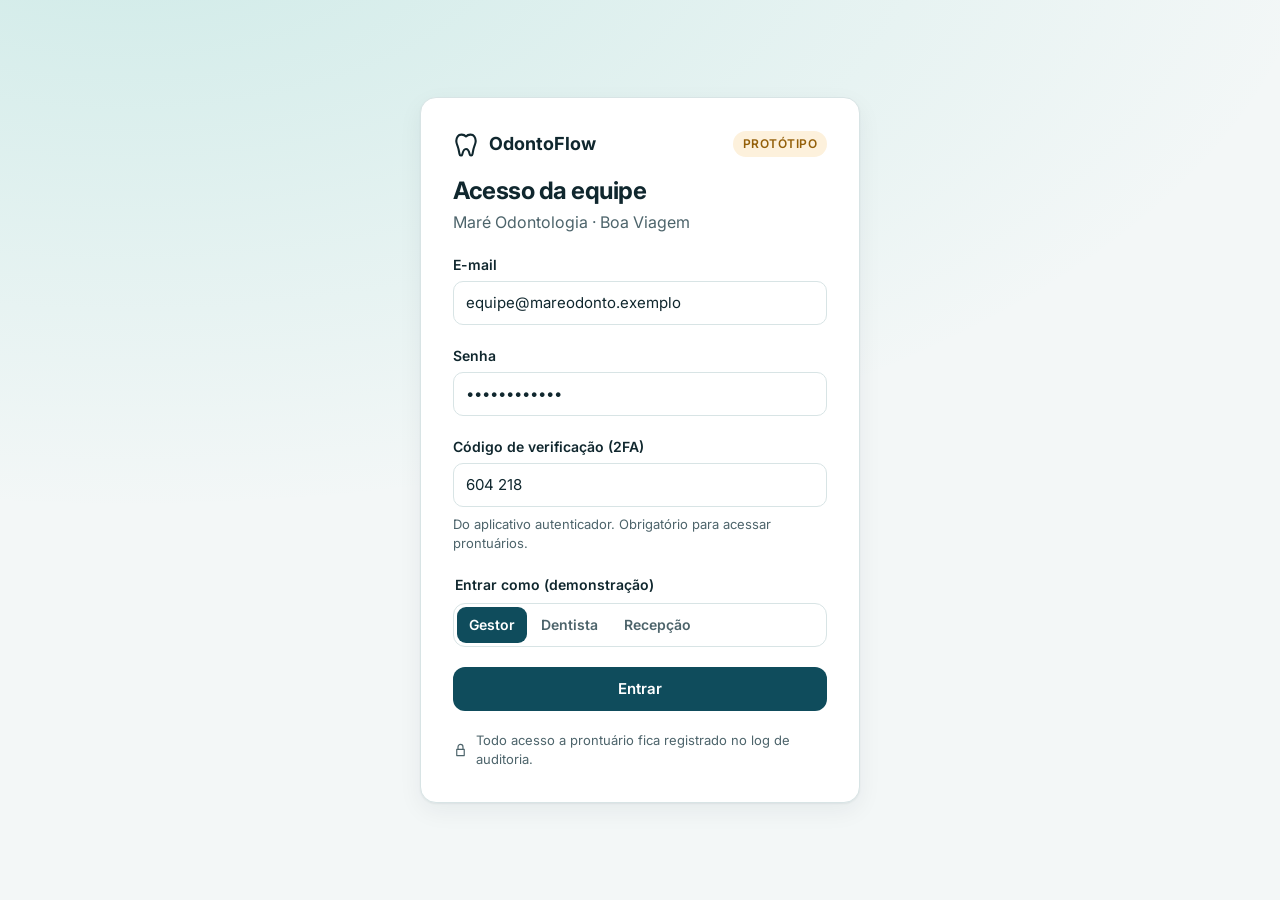
<file: admin/index.html>
<!doctype html>
<html lang="pt-BR">
<head>
<meta charset="utf-8">
<meta name="viewport" content="width=device-width, initial-scale=1">
<title>OdontoFlow — Maré Odontologia</title>
<meta name="robots" content="noindex, nofollow">
<meta name="theme-color" content="#0B3C47">
<link rel="icon" href="data:image/svg+xml,%3Csvg xmlns='http://www.w3.org/2000/svg' viewBox='0 0 120 132'%3E%3Cpath d='M60 22C50 12 30 10 21 22c-9 12-7 31-1 45 4 10 7 25 9 38 1.5 9 11 10 13 1 3-13 6-24 18-24s15 11 18 24c2 9 11.5 8 13-1 2-13 5-28 9-38 6-14 8-33-1-45C90 10 70 12 60 22z' fill='%230F4C5C'/%3E%3C/svg%3E">
<link rel="preconnect" href="https://fonts.googleapis.com">
<link rel="preconnect" href="https://fonts.gstatic.com" crossorigin>
<link href="https://fonts.googleapis.com/css2?family=Inter:wght@400;500;600;700&display=swap" rel="stylesheet">
<link rel="stylesheet" href="../assets/ui.css">
<link rel="stylesheet" href="admin.css">
</head>
<body>
<a class="skip" href="#main">Pular para o conteúdo</a>
<div id="app"></div>
<script src="../assets/ui.js"></script>
<script src="admin.js"></script>
</body>
</html>
</file>
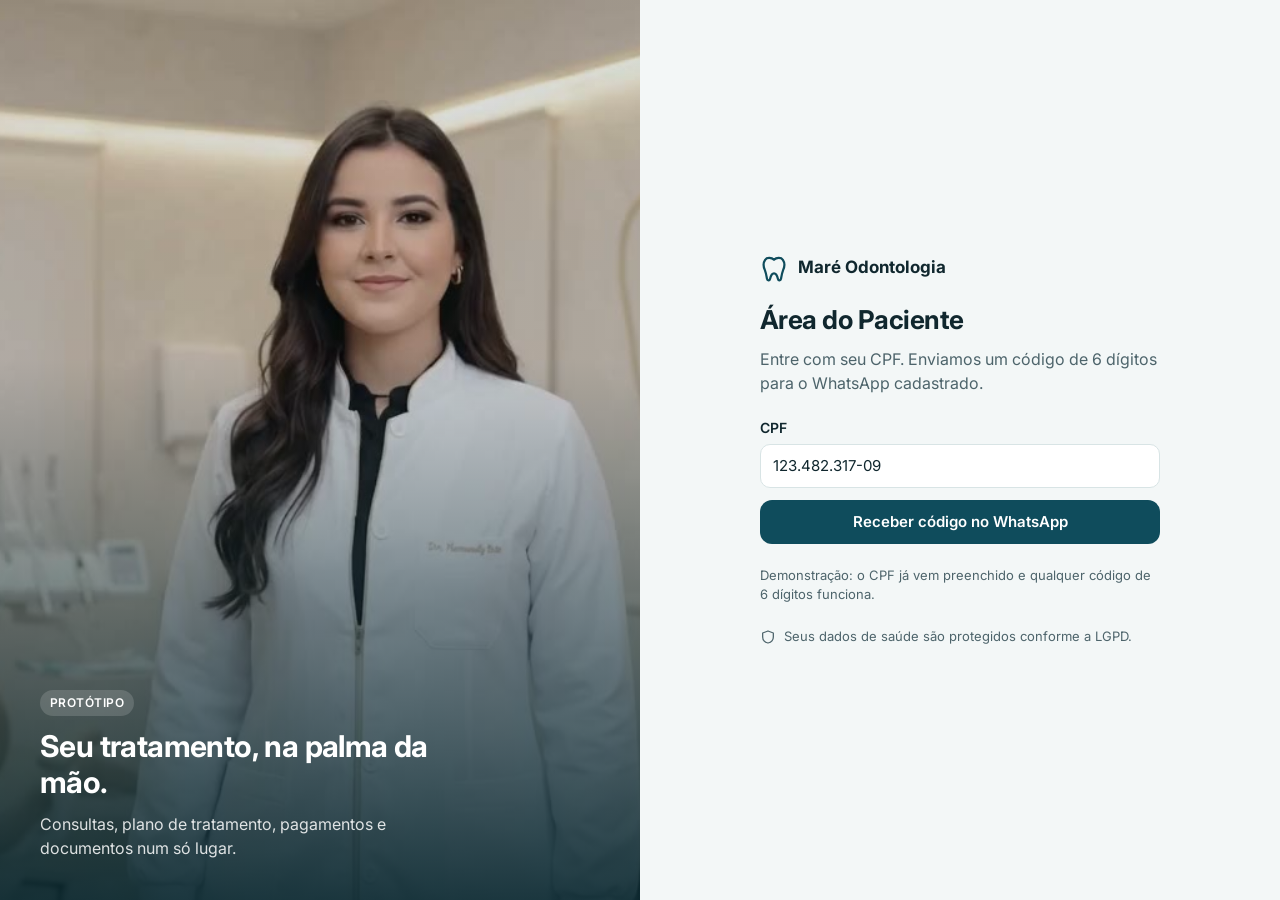
<file: paciente/index.html>
<!doctype html>
<html lang="pt-BR">
<head>
<meta charset="utf-8">
<meta name="viewport" content="width=device-width, initial-scale=1, viewport-fit=cover">
<title>Área do Paciente — Maré Odontologia</title>
<meta name="robots" content="noindex, nofollow">
<meta name="theme-color" content="#0B3C47">
<link rel="icon" href="data:image/svg+xml,%3Csvg xmlns='http://www.w3.org/2000/svg' viewBox='0 0 120 132'%3E%3Cpath d='M60 22C50 12 30 10 21 22c-9 12-7 31-1 45 4 10 7 25 9 38 1.5 9 11 10 13 1 3-13 6-24 18-24s15 11 18 24c2 9 11.5 8 13-1 2-13 5-28 9-38 6-14 8-33-1-45C90 10 70 12 60 22z' fill='%230F4C5C'/%3E%3C/svg%3E">
<link rel="preconnect" href="https://fonts.googleapis.com">
<link rel="preconnect" href="https://fonts.gstatic.com" crossorigin>
<link href="https://fonts.googleapis.com/css2?family=Inter:wght@400;500;600;700&display=swap" rel="stylesheet">
<link rel="stylesheet" href="../assets/ui.css">
<link rel="stylesheet" href="portal.css">
</head>
<body>
<a class="skip" href="#main">Pular para o conteúdo</a>
<div id="app"></div>
<script src="../assets/ui.js"></script>
<script src="portal.js"></script>
</body>
</html>
</file>
<file: styles.css>
body{margin:0}
.of{--bg:#F5F9F9;--surface:#FFFFFF;--soft:#E7F3F2;--line:#D3E3E4;--text:#10272E;--muted:#4A6169;--primary:#0F4C5C;--primary-ink:#FFFFFF;--accent:#2BB3A3;--accent-text:#13756B;--focus:#F29F4B;--sea:#0B3C47;--mint:#6FDCCD;font-family:Inter,system-ui,sans-serif;color:var(--text);background:var(--bg);line-height:1.55;min-height:100vh;overflow-x:clip}
.of.dark{--bg:#0B1A1F;--surface:#12262D;--soft:#173239;--line:#24424A;--text:#E6F1F2;--muted:#A3BAC0;--primary:#5CCFC1;--primary-ink:#06302B;--accent:#5CCFC1;--accent-text:#7FDCD0}
.of *{box-sizing:border-box}
.of a{color:var(--accent-text)}.of a:hover{color:var(--primary)}
.of :focus-visible{outline:3px solid var(--focus);outline-offset:2px}
.of [id]{scroll-margin-top:84px}
.wrap{max-width:1200px;margin:0 auto;padding:0 24px}
.sec{padding:96px 0}
.eyebrow{font-size:13px;font-weight:600;letter-spacing:.1em;text-transform:uppercase;color:var(--accent-text);margin:0 0 12px}
.h2{font-size:clamp(30px,3.6vw,48px);line-height:1.08;margin:0 0 16px;letter-spacing:-.03em;font-weight:700}
.lead{font-size:18px;color:var(--muted);margin:0;max-width:640px}
.btn{display:inline-flex;align-items:center;justify-content:center;gap:10px;min-height:48px;padding:0 22px;border-radius:999px;font:600 16px Inter,system-ui,sans-serif;border:1.5px solid transparent;cursor:pointer;text-decoration:none;transition:background .25s,border-color .25s,color .25s,translate .25s}
.btn:hover{translate:0 -2px}
.btn-p{background:var(--primary);color:var(--primary-ink)}.btn-p:hover{filter:brightness(1.12);color:var(--primary-ink)}
.btn-o{background:transparent;color:var(--text);border-color:var(--line)}.btn-o:hover{border-color:var(--primary);color:var(--text)}
.btn-mint{background:#6FDCCD;color:#06302B!important}.btn-mint:hover{background:#94E7DC}
.btn-ghost{background:transparent;color:inherit!important;border-color:rgba(255,255,255,.5)}.btn-ghost:hover{border-color:currentColor}
.btn:disabled{opacity:.45;cursor:not-allowed;filter:none;translate:none}
.card{background:var(--surface);border:1px solid var(--line);border-radius:20px;padding:24px}
.g2,.g3,.g4{display:grid;gap:20px}
.g2{grid-template-columns:repeat(2,minmax(0,1fr))}.g3{grid-template-columns:repeat(3,minmax(0,1fr))}.g4{grid-template-columns:repeat(4,minmax(0,1fr))}
.chip{min-height:44px;padding:0 16px;border-radius:999px;border:1.5px solid var(--line);background:var(--surface);color:var(--text);font:500 15px Inter,system-ui,sans-serif;cursor:pointer}
.chip:hover{border-color:var(--accent)}
.chip.on{background:var(--primary);border-color:var(--primary);color:var(--primary-ink)}
.chip:disabled{text-decoration:line-through;opacity:.45;cursor:not-allowed}
.day{min-width:76px;min-height:64px;border-radius:16px;display:flex;flex-direction:column;align-items:center;justify-content:center;line-height:1.2}
.field{display:flex;flex-direction:column;gap:6px;font-size:14px;font-weight:600}
.field input{min-height:48px;border-radius:12px;border:1.5px solid var(--line);background:var(--surface);color:var(--text);padding:0 14px;font:400 16px Inter,system-ui,sans-serif}
.field input:focus{border-color:var(--primary);outline:none}
.ph{background:var(--soft);border:1.5px dashed var(--line);border-radius:16px;display:flex;flex-direction:column;align-items:center;justify-content:center;gap:8px;color:var(--muted);font-size:14px;text-align:center;padding:16px}
.faq-q{width:100%;display:flex;justify-content:space-between;align-items:center;gap:16px;background:none;border:0;padding:22px 0;font:600 18px Inter,system-ui,sans-serif;color:var(--text);text-align:left;cursor:pointer;min-height:44px}
.spin{width:18px;height:18px;border-radius:50%;border:2.5px solid currentColor;border-right-color:transparent;animation:of-rot .7s linear infinite}
@keyframes of-rot{to{transform:rotate(360deg)}}

/* menu transparente → sólido ao rolar */
.hdr{position:fixed;top:0;left:0;right:0;z-index:30;color:#FFFFFF;background:transparent;border-bottom:1px solid transparent;transition:background .4s,color .4s,border-color .4s}
.hdr.solid{background:color-mix(in srgb,var(--surface) 86%,transparent);backdrop-filter:blur(16px);-webkit-backdrop-filter:blur(16px);color:var(--text);border-bottom-color:var(--line)}
.hdr.solid .btn-ghost{border-color:var(--line)}
.navlink{position:relative;color:inherit!important;text-decoration:none;font-weight:500;font-size:15px}
.navlink::after{content:"";position:absolute;left:0;right:0;bottom:-6px;height:2px;border-radius:2px;background:#2BB3A3;transform:scaleX(0);transform-origin:left;transition:transform .3s}
.navlink:hover::after{transform:scaleX(1)}
.prog{position:absolute;left:0;right:0;bottom:-1px;height:2px;background:#2BB3A3;transform:scaleX(0);transform-origin:left}

/* hero — vídeo em tela cheia, controlado pelo mouse */
.hero{--b:.15s;--h:clamp(640px,100vh,1000px);position:relative;overflow:hidden;background:#0B3C47;color:#FFFFFF;height:var(--h);perspective:1600px}
.hero.late{--b:1.15s}
.stage{position:absolute;inset:0}
.vid{position:absolute;top:-2%;height:calc(var(--h)*1.04);width:calc(var(--h)*1.04*2.8333);left:min(-1%,calc(68% - var(--h)*1.04*1.9444))}
.vid-in{position:absolute;inset:0;animation:of-vin 2.1s cubic-bezier(.2,.7,.2,1) both;animation-delay:calc(var(--b) - .1s)}
@keyframes of-vin{from{opacity:0;transform:scale(1.1);filter:blur(14px)}to{opacity:1;transform:scale(1);filter:blur(0)}}
.vid video{position:absolute;inset:0;width:100%;height:100%;object-fit:cover;display:block;background:#0B3C47}
.shade{position:absolute;inset:0;pointer-events:none;background:linear-gradient(90deg,rgba(7,38,46,.93) 0%,rgba(7,38,46,.84) 30%,rgba(7,38,46,.4) 49%,rgba(7,38,46,0) 60%),linear-gradient(180deg,rgba(7,38,46,.6) 0,rgba(7,38,46,0) 170px),linear-gradient(0deg,rgba(7,38,46,.6) 0,rgba(7,38,46,0) 260px)}
.sheen{position:absolute;inset:0;pointer-events:none;mix-blend-mode:soft-light;background:radial-gradient(700px circle at calc(68% + var(--mx,0)*24%) calc(34% + var(--my,0)*24%),rgba(255,236,206,.55),rgba(255,236,206,0) 60%)}
.hero-content{position:relative;z-index:6;height:100%;display:flex;align-items:center;padding:76px 0 132px;pointer-events:none}
.hero-content a,.hero-content button{pointer-events:auto}
.ln{display:block;overflow:hidden;padding-bottom:.06em}
.ln>span{display:block;animation:of-lnup 1s cubic-bezier(.2,.8,.2,1) both;animation-delay:calc(var(--b) + var(--i)*90ms)}
@keyframes of-lnup{from{transform:translateY(108%)}}
.fade{animation:of-fade .9s ease both;animation-delay:calc(var(--b) + var(--i)*90ms)}
@keyframes of-fade{from{opacity:0;transform:translateY(18px)}}
.hl{font-style:normal;color:#7FE3D5;position:relative;white-space:nowrap}
.hl svg{position:absolute;left:-2%;bottom:-.1em;width:104%;height:.3em;overflow:visible}
.hl path{stroke-dasharray:260;stroke-dashoffset:260;animation:of-draw .9s cubic-bezier(.6,0,.3,1) forwards;animation-delay:calc(var(--b) + .75s)}
.px{transform:translate3d(calc(var(--mx,0)*var(--dx,0px)),calc(var(--my,0)*var(--dy,0px)),0) rotate(calc(var(--mx,0)*var(--r,0deg)));transition:transform 1s cubic-bezier(.16,.8,.24,1);will-change:transform}
.zc{position:absolute;z-index:5;transform:translateZ(var(--z,80px))}
.pop{animation:of-pop .8s cubic-bezier(.2,1.4,.4,1) both;animation-delay:calc(var(--b) + var(--i)*140ms + .9s)}
@keyframes of-pop{from{opacity:0;transform:scale(.85) translateY(14px)}}
.float{animation:of-float 6s ease-in-out infinite}
@keyframes of-float{50%{transform:translateY(-10px)}}
.glass{background:rgba(255,255,255,.82);backdrop-filter:blur(16px) saturate(1.25);-webkit-backdrop-filter:blur(16px) saturate(1.25);border:1px solid rgba(255,255,255,.9);border-radius:18px;padding:14px 16px;box-shadow:0 22px 50px rgba(0,0,0,.2);display:flex;align-items:center;gap:12px;color:#10272E!important;text-decoration:none;white-space:nowrap}
.tbar{position:absolute;left:0;right:0;bottom:104px;z-index:6}
.tpill{display:inline-flex;align-items:center;gap:8px;min-height:44px;padding:0 18px;border-radius:999px;background:rgba(255,255,255,.1);border:1px solid rgba(255,255,255,.3);backdrop-filter:blur(10px);-webkit-backdrop-filter:blur(10px);color:#FFFFFF!important;font-size:14px;font-weight:600;letter-spacing:.02em;text-decoration:none;transition:background .25s,color .25s,border-color .25s}
.tpill:hover{background:#6FDCCD;border-color:#6FDCCD;color:#06302B!important}
.tpill i{width:6px;height:6px;border-radius:50%;background:#6FDCCD;display:block}
.tpill:hover i{background:#06302B}
.wave{position:absolute;left:0;bottom:-1px;width:200%;height:96px;z-index:7;animation:of-wave 22s linear infinite}
.wave.back{height:118px;opacity:.45;animation-duration:31s;animation-direction:reverse}
@keyframes of-wave{to{transform:translateX(-50%)}}

/* tela de carregamento */
.splash{position:fixed;inset:0;z-index:100;background:#F2FAF9;display:flex;flex-direction:column;align-items:center;justify-content:center;gap:18px;transition:transform .5s cubic-bezier(.75,0,.25,1)}
.splash.out{transform:translateY(-100%)}
.splash .tooth path{stroke-dasharray:440;stroke-dashoffset:440;animation:of-draw .8s cubic-bezier(.6,0,.3,1) forwards}
.splash .spark{opacity:0;transform-origin:92px 30px;transform:scale(.3);animation:of-spark .45s .78s ease-out forwards}
.splash .sweep{opacity:0;animation:of-sweep .5s .7s ease-out forwards}
.splash .brand{opacity:0;transform:translateY(6px);animation:of-up .35s .5s ease-out forwards}
@keyframes of-draw{to{stroke-dashoffset:0}}
@keyframes of-spark{60%{opacity:1;transform:scale(1.15)}to{opacity:1;transform:scale(1)}}
@keyframes of-sweep{0%{opacity:0;transform:translateX(-40px)}40%{opacity:.9}to{opacity:0;transform:translateX(50px)}}
@keyframes of-up{to{opacity:1;transform:none}}

/* antes e depois */
.ba-tag{position:absolute;top:16px;z-index:3;padding:6px 14px;border-radius:999px;background:rgba(255,255,255,.92);color:#0B3C47;font-size:13px;font-weight:700;letter-spacing:.06em;text-transform:uppercase;pointer-events:none}
.ba-line{position:absolute;top:0;bottom:0;width:3px;margin-left:-1.5px;background:#FFFFFF;z-index:2;pointer-events:none;box-shadow:0 0 14px rgba(0,0,0,.28)}
.ba-knob{position:absolute;top:50%;left:50%;width:56px;height:56px;margin:-28px 0 0 -28px;border-radius:50%;background:#FFFFFF;display:flex;align-items:center;justify-content:center;box-shadow:0 8px 24px rgba(0,0,0,.25)}
.ba-knob::after{content:"";position:absolute;inset:-8px;border-radius:50%;border:2px solid rgba(255,255,255,.85);animation:of-ring 2s ease-out infinite}
.ba.touched .ba-knob::after{display:none}
@keyframes of-ring{from{transform:scale(.85);opacity:1}to{transform:scale(1.35);opacity:0}}
.ba-range{position:absolute;inset:0;width:100%;height:100%;margin:0;opacity:0;cursor:ew-resize;z-index:4;-webkit-appearance:none;appearance:none;background:transparent}
.ba-range::-webkit-slider-thumb{-webkit-appearance:none;appearance:none;width:56px;height:2000px;cursor:ew-resize}
.ba-range::-moz-range-thumb{width:56px;height:2000px;border:0;cursor:ew-resize}
.ba:has(.ba-range:focus-visible){outline:3px solid var(--focus);outline-offset:4px}

/* serviços */
.svc{position:relative;overflow:hidden;transition:translate .35s cubic-bezier(.2,.8,.2,1),border-color .35s}
.svc:hover{translate:0 -6px;border-color:var(--accent)}
.svc .num{position:absolute;right:18px;top:6px;font-size:84px;font-weight:800;letter-spacing:-.05em;line-height:1;color:transparent;-webkit-text-stroke:1.5px var(--line);transition:color .35s,-webkit-text-stroke-color .35s}
.svc:hover .num{color:var(--soft);-webkit-text-stroke-color:var(--accent)}
.mq-row{display:flex;gap:44px;white-space:nowrap;width:max-content;font-size:clamp(44px,6.4vw,96px);font-weight:700;letter-spacing:-.04em;line-height:1.1}
.mq-row span{display:inline-flex;align-items:center;gap:44px}
.mq-out{color:transparent;-webkit-text-stroke:1.5px var(--accent-text)}

/* animações ao rolar (scroll-driven; sem suporte = conteúdo simplesmente visível) */
@supports (animation-timeline: view()) {
  .rv{animation:of-rv linear both;animation-timeline:view();animation-range:entry 4% cover 26%}
  .rv.d2{animation-range:entry 12% cover 32%}
  .rv.d3{animation-range:entry 20% cover 38%}
  .rv.d4{animation-range:entry 28% cover 44%}
  .rvclip{animation:of-clip linear both;animation-timeline:view();animation-range:entry 0% cover 40%}
  .mq-a{animation:of-mqa linear both;animation-timeline:view();animation-range:cover}
  .mq-b{animation:of-mqb linear both;animation-timeline:view();animation-range:cover}
  .hx-text{animation:of-hxt linear both;animation-timeline:scroll(nearest);animation-range:0px 620px}
  .hx-vid{animation:of-hxv linear both;animation-timeline:scroll(nearest);animation-range:0px 800px}
  .hx-word{animation:of-hxw linear both;animation-timeline:scroll(nearest);animation-range:0px 760px}
  .prog{animation:of-prog linear both;animation-timeline:scroll(nearest)}
}
@keyframes of-rv{from{opacity:0;transform:translateY(56px)}to{opacity:1;transform:none}}
@keyframes of-clip{from{clip-path:inset(100% 0 0 0 round 16px)}to{clip-path:inset(0 0 0 0 round 16px)}}
@keyframes of-mqa{from{transform:translateX(0)}to{transform:translateX(-32%)}}
@keyframes of-mqb{from{transform:translateX(-32%)}to{transform:translateX(0)}}
@keyframes of-hxt{to{transform:translateY(-110px);opacity:0}}
@keyframes of-hxv{to{transform:translateY(130px) scale(1.06)}}
@keyframes of-hxw{to{transform:translateX(-220px);opacity:.3}}
@keyframes of-prog{to{transform:scaleX(1)}}

@media (prefers-reduced-motion:reduce){
  .of *,.of *::before,.of *::after{animation:none!important;transition:none!important}
  .px{transform:none!important}
  .splash .tooth path,.hl path{stroke-dashoffset:0}
  .splash .spark,.splash .brand{opacity:1;transform:none}
  .splash .sweep{display:none}
  .spin{animation:of-rot 1.6s linear infinite!important}
}
@media (max-width:960px){
  .g4{grid-template-columns:repeat(2,minmax(0,1fr))}.g3{grid-template-columns:repeat(2,minmax(0,1fr))}
  .hide-md{display:none!important}
  .hero-grid,.book-grid,.loc-grid,.ba-grid{grid-template-columns:minmax(0,1fr)!important}
  .hero{--h:clamp(720px,100svh,900px)}
  .vid{left:min(-1%,calc(50% - var(--h)*1.04*1.9444))}
  .shade{background:linear-gradient(0deg,rgba(7,38,46,.95) 0%,rgba(7,38,46,.86) 38%,rgba(7,38,46,.3) 58%,rgba(7,38,46,0) 70%),linear-gradient(180deg,rgba(7,38,46,.6) 0,rgba(7,38,46,0) 150px)}
  .hero-content{align-items:flex-end;padding:96px 0 116px}
}
@media (max-width:620px){
  .g2,.g3,.g4{grid-template-columns:minmax(0,1fr)}
  .sec{padding:68px 0}
  .hide-sm{display:none!important}
  .hero-content{padding-bottom:104px}
}

/* ajustes da versão estática */
[hidden]{display:none!important}
#bkSummary .row{display:flex;justify-content:space-between;gap:12px;font-size:15px;border-bottom:1px solid var(--line);padding-bottom:10px}
#bkSummary .row span{color:var(--muted)}
#bkSummary .row strong{text-align:right}
#cookie{max-width:440px}
@media (max-width:620px){
  .hero{--h:540px;height:auto;min-height:0;display:flex;flex-direction:column}
  .stage{position:relative;height:var(--h);flex:none;transform:none;overflow:hidden}
  .shade{background:linear-gradient(0deg,#0B3C47 0%,rgba(11,60,71,.9) 22%,rgba(11,60,71,0) 48%),linear-gradient(180deg,rgba(7,38,46,.55) 0,rgba(7,38,46,0) 140px)}
  .hero-content{height:auto;margin-top:-150px;padding:0 0 112px;align-items:flex-start}
  #cookie{left:12px!important;right:12px;bottom:12px!important;max-width:none;padding:14px!important;gap:10px!important}
  #cookie p{font-size:13px!important}
  #cookie .btn{min-height:44px!important;flex:1}
}

/* botão pausar/retomar o vídeo do banner (WCAG 2.2.2) */
.vid-toggle{position:absolute;z-index:8;right:24px;bottom:112px;width:44px;height:44px;border-radius:50%;border:1px solid rgba(255,255,255,.45);background:rgba(7,38,46,.45);backdrop-filter:blur(8px);-webkit-backdrop-filter:blur(8px);color:#FFFFFF;display:flex;align-items:center;justify-content:center;cursor:pointer;transition:background .25s}
.vid-toggle:hover{background:rgba(7,38,46,.75)}
.vid-toggle .ic-play{display:none}
.vid-toggle[aria-pressed="true"] .ic-play{display:block}
.vid-toggle[aria-pressed="true"] .ic-pause{display:none}
@media (max-width:620px){.vid-toggle{top:calc(540px - 60px);bottom:auto;right:16px}}
</file>
<file: assets/ui.css>
/* OdontoFlow — base visual compartilhada (Área do Paciente e Área do Admin) */
:root{
  --bg:#F3F7F7;--surface:#FFFFFF;--soft:#E7F3F2;--soft2:#EEF3F4;--line:#D8E4E5;
  --text:#10272E;--muted:#4D646B;--primary:#0F4C5C;--primary-ink:#FFFFFF;
  --accent:#2BB3A3;--accent-text:#13756B;--mint:#6FDCCD;--sea:#0B3C47;
  --ok:#1C7C4A;--ok-bg:#E3F4EA;--warn:#94600A;--warn-bg:#FDF1DC;--bad:#B3261E;--bad-bg:#FBE7E5;--info:#1F5E9C;--info-bg:#E5EFFA;
  --ai:#5B3FC4;--ai-bg:#EFEBFC;
  --focus:#F29F4B;--radius:16px;--shadow:0 1px 2px rgba(16,39,46,.06),0 8px 24px rgba(16,39,46,.06);
  color-scheme:light;
}
:root[data-theme="dark"]{
  --bg:#0A171C;--surface:#11232A;--soft:#163138;--soft2:#14292F;--line:#24414A;
  --text:#E6F1F2;--muted:#A0B7BD;--primary:#5CCFC1;--primary-ink:#06302B;
  --accent:#5CCFC1;--accent-text:#7FDCD0;--sea:#071E24;
  --ok:#6FD39A;--ok-bg:#12352A;--warn:#F0C06A;--warn-bg:#3A2D12;--bad:#FF9C94;--bad-bg:#3D1C1A;--info:#8FBEF0;--info-bg:#152C44;
  --ai:#B9A8FF;--ai-bg:#251E45;
  --shadow:0 1px 2px rgba(0,0,0,.3),0 8px 24px rgba(0,0,0,.25);color-scheme:dark;
}
*{box-sizing:border-box}
html,body{margin:0}
body{font-family:Inter,system-ui,sans-serif;background:var(--bg);color:var(--text);line-height:1.5;-webkit-font-smoothing:antialiased}
a{color:var(--accent-text)}
:focus-visible{outline:3px solid var(--focus);outline-offset:2px}
[hidden]{display:none!important}
h1,h2,h3,h4{margin:0;letter-spacing:-.02em;line-height:1.2}
p{margin:0}
.muted{color:var(--muted)}
.small{font-size:13px}
.tnum{font-variant-numeric:tabular-nums}

/* botões */
.btn{display:inline-flex;align-items:center;justify-content:center;gap:8px;min-height:44px;padding:0 18px;border-radius:12px;border:1.5px solid transparent;font:600 15px Inter,system-ui,sans-serif;cursor:pointer;text-decoration:none;white-space:nowrap;transition:background .2s,border-color .2s,filter .2s}
.btn-p{background:var(--primary);color:var(--primary-ink)}.btn-p:hover{filter:brightness(1.1)}
.btn-o{background:var(--surface);color:var(--text);border-color:var(--line)}.btn-o:hover{border-color:var(--primary)}
.btn-g{background:transparent;color:var(--text)}.btn-g:hover{background:var(--soft2)}
.btn-ai{background:var(--ai);color:#FFFFFF}.btn-ai:hover{filter:brightness(1.1)}
.btn-sm{min-height:36px;padding:0 12px;font-size:14px;border-radius:10px}
.btn:disabled{opacity:.45;cursor:not-allowed}
.icon-btn{width:40px;height:40px;border-radius:10px;border:1px solid var(--line);background:var(--surface);color:var(--text);display:inline-flex;align-items:center;justify-content:center;cursor:pointer}
.icon-btn:hover{border-color:var(--primary)}

/* cartões e layout */
.card{background:var(--surface);border:1px solid var(--line);border-radius:var(--radius);padding:20px;box-shadow:var(--shadow)}
.card-h{display:flex;justify-content:space-between;align-items:center;gap:12px;margin-bottom:14px}
.card-h h3{font-size:16px}
.stack{display:flex;flex-direction:column;gap:12px}
.row{display:flex;align-items:center;gap:12px}
.wrap{flex-wrap:wrap}
.between{justify-content:space-between}
.grid{display:grid;gap:16px}
.g2{grid-template-columns:repeat(2,minmax(0,1fr))}.g3{grid-template-columns:repeat(3,minmax(0,1fr))}.g4{grid-template-columns:repeat(4,minmax(0,1fr))}
@media (max-width:1100px){.g4{grid-template-columns:repeat(2,minmax(0,1fr))}.g3{grid-template-columns:repeat(2,minmax(0,1fr))}}
@media (max-width:640px){.g2,.g3,.g4{grid-template-columns:minmax(0,1fr)}}

/* badges */
.badge{display:inline-flex;align-items:center;gap:6px;padding:3px 10px;border-radius:999px;font-size:12px;font-weight:600;white-space:nowrap}
.b-ok{background:var(--ok-bg);color:var(--ok)}.b-warn{background:var(--warn-bg);color:var(--warn)}.b-bad{background:var(--bad-bg);color:var(--bad)}
.b-info{background:var(--info-bg);color:var(--info)}.b-ai{background:var(--ai-bg);color:var(--ai)}.b-neutral{background:var(--soft2);color:var(--muted)}
.dot{width:8px;height:8px;border-radius:50%;display:inline-block;flex:none}

/* IA: sempre identificada e com confirmação humana */
.ai-box{border:1px solid color-mix(in srgb,var(--ai) 35%,transparent);background:var(--ai-bg);border-radius:14px;padding:14px 16px}
.ai-box .ai-h{display:flex;align-items:center;gap:8px;font-weight:700;color:var(--ai);font-size:14px;margin-bottom:6px}
.ai-note{font-size:12px;color:var(--muted);margin-top:8px}

/* formulários */
.field{display:flex;flex-direction:column;gap:6px;font-size:14px;font-weight:600}
.input,.select,.textarea{min-height:44px;border-radius:10px;border:1.5px solid var(--line);background:var(--surface);color:var(--text);padding:0 12px;font:400 15px Inter,system-ui,sans-serif;width:100%}
.textarea{padding:10px 12px;min-height:110px;resize:vertical;line-height:1.5}
.input:focus,.select:focus,.textarea:focus{border-color:var(--primary);outline:none}
.check{display:flex;gap:10px;align-items:flex-start;font-size:14px}
.check input{width:20px;height:20px;margin:1px 0 0;accent-color:var(--primary);flex:none}
.seg{display:inline-flex;border:1px solid var(--line);border-radius:12px;padding:3px;background:var(--surface);gap:2px}
.seg button{min-height:36px;padding:0 12px;border:0;border-radius:9px;background:transparent;color:var(--muted);font:600 14px Inter,system-ui,sans-serif;cursor:pointer}
.seg button[aria-pressed="true"]{background:var(--primary);color:var(--primary-ink)}
.chip{min-height:40px;padding:0 14px;border-radius:999px;border:1.5px solid var(--line);background:var(--surface);color:var(--text);font:500 14px Inter,system-ui,sans-serif;cursor:pointer}
.chip[aria-pressed="true"]{background:var(--primary);border-color:var(--primary);color:var(--primary-ink)}
.chip:disabled{opacity:.4;text-decoration:line-through;cursor:not-allowed}

/* tabela */
.table-wrap{overflow-x:auto;border:1px solid var(--line);border-radius:14px;background:var(--surface)}
table{width:100%;border-collapse:collapse;font-size:14px}
th{text-align:left;font-weight:600;color:var(--muted);font-size:12px;text-transform:uppercase;letter-spacing:.05em;padding:12px 14px;border-bottom:1px solid var(--line);white-space:nowrap}
td{padding:12px 14px;border-bottom:1px solid var(--line);vertical-align:middle}
tr:last-child td{border-bottom:0}
tbody tr:hover{background:var(--soft2)}

/* avatar */
.av{width:36px;height:36px;border-radius:50%;background:var(--soft);color:var(--accent-text);display:inline-flex;align-items:center;justify-content:center;font-weight:700;font-size:13px;flex:none}
.av.lg{width:56px;height:56px;font-size:18px}

/* progresso */
.bar{height:8px;border-radius:999px;background:var(--soft2);overflow:hidden}
.bar>i{display:block;height:100%;background:var(--accent);border-radius:999px}

/* toast */
.toast{position:fixed;left:50%;bottom:24px;translate:-50% 0;z-index:200;background:var(--text);color:var(--bg);padding:12px 18px;border-radius:12px;font-weight:600;font-size:14px;box-shadow:0 10px 30px rgba(0,0,0,.25);max-width:calc(100vw - 32px)}

/* esqueleto de carregamento (nunca tela de carregamento nas áreas de uso) */
.sk{background:linear-gradient(90deg,var(--soft2),var(--soft),var(--soft2));background-size:200% 100%;animation:sk 1.2s linear infinite;border-radius:8px}
@keyframes sk{to{background-position:-200% 0}}
.spin{width:16px;height:16px;border-radius:50%;border:2.5px solid currentColor;border-right-color:transparent;animation:rot .7s linear infinite;display:inline-block}
@keyframes rot{to{transform:rotate(360deg)}}

/* modal */
.modal-bg{position:fixed;inset:0;z-index:150;background:rgba(6,20,25,.5);display:flex;align-items:center;justify-content:center;padding:16px}
.modal{background:var(--surface);border-radius:20px;max-width:560px;width:100%;max-height:calc(100vh - 32px);overflow:auto;padding:24px;box-shadow:0 30px 80px rgba(0,0,0,.3)}

/* aviso de protótipo */
.proto{font-size:12px;font-weight:600;letter-spacing:.04em;text-transform:uppercase;color:var(--warn);background:var(--warn-bg);padding:4px 10px;border-radius:999px}

@media (prefers-reduced-motion:reduce){*,*::before,*::after{animation-duration:.01ms!important;transition-duration:.01ms!important}}
@media (max-width:640px){.hide-sm{display:none!important}}
</file>
<file: admin/admin.css>
/* Área do Admin (OdontoFlow) */
.skip{position:absolute;left:-999px;top:8px;background:var(--surface);padding:8px 12px;border-radius:8px;z-index:300}
.skip:focus{left:8px}

/* login */
.alogin{min-height:100vh;display:flex;align-items:center;justify-content:center;padding:24px;background:radial-gradient(1200px 600px at 10% -10%,color-mix(in srgb,var(--accent) 18%,transparent),transparent),var(--bg)}
.alogin .card{width:100%;max-width:440px;padding:32px;display:flex;flex-direction:column;gap:20px}

/* moldura */
.ash{display:grid;grid-template-columns:240px minmax(0,1fr);min-height:100vh}
.aside{position:sticky;top:0;height:100vh;background:var(--sea);color:#D7E8EA;padding:18px 12px;display:flex;flex-direction:column;gap:4px;overflow:auto}
.aside .brand{display:flex;align-items:center;gap:10px;color:#FFFFFF;font-weight:700;font-size:17px;padding:4px 10px 4px;text-decoration:none}
.aside .clinic{font-size:12px;color:#9DBEC3;padding:0 10px 16px}
.aside nav a{display:flex;align-items:center;gap:12px;min-height:42px;padding:0 12px;border-radius:10px;color:#BFD6D9;text-decoration:none;font-weight:600;font-size:14px}
.aside nav a:hover{background:rgba(255,255,255,.07);color:#FFFFFF}
.aside nav a[aria-current="page"]{background:rgba(111,220,205,.16);color:#FFFFFF}
.aside nav a .count{margin-left:auto;background:var(--mint);color:#06302B;font-size:11px;border-radius:999px;padding:1px 7px}
.aside .sep{font-size:11px;letter-spacing:.1em;text-transform:uppercase;color:#7FA5AB;padding:14px 12px 6px}
.aside .foot{margin-top:auto;padding:12px;border-radius:12px;background:rgba(255,255,255,.06);font-size:12px;color:#9DBEC3}
.atop{position:sticky;top:0;z-index:20;display:flex;align-items:center;gap:12px;padding:12px 24px;background:color-mix(in srgb,var(--bg) 88%,transparent);backdrop-filter:blur(10px);border-bottom:1px solid var(--line)}
.search{flex:1;max-width:520px;position:relative}
.search svg{position:absolute;left:12px;top:50%;translate:0 -50%;color:var(--muted)}
.search input{padding-left:40px;background:var(--surface)}
.search kbd{position:absolute;right:10px;top:50%;translate:0 -50%;font:600 11px Inter,sans-serif;color:var(--muted);border:1px solid var(--line);border-radius:6px;padding:2px 6px}
.sres{position:absolute;left:0;right:0;top:calc(100% + 6px);background:var(--surface);border:1px solid var(--line);border-radius:14px;box-shadow:var(--shadow);padding:6px;z-index:40}
.sres a{display:flex;align-items:center;gap:10px;padding:10px;border-radius:10px;color:var(--text);text-decoration:none;font-size:14px}
.sres a:hover,.sres a:focus{background:var(--soft2)}
.amain{padding:24px;max-width:1440px}
.ph1{display:flex;justify-content:space-between;align-items:flex-end;gap:16px;flex-wrap:wrap;margin-bottom:20px}
.ph1 h1{font-size:26px}
.menu-btn{display:none}

/* KPIs */
.kpi{display:flex;flex-direction:column;gap:6px}
.kpi .v{font-size:26px;font-weight:700;letter-spacing:-.02em}
.kpi .d{font-size:12px;font-weight:600}
.up{color:var(--ok)}.down{color:var(--bad)}
.spark{width:100%;height:36px;display:block;margin-top:4px}

/* gráfico de barras */
.bars{display:flex;align-items:flex-end;gap:10px;height:180px;padding-top:10px}
.bars .b{flex:1;display:flex;flex-direction:column;align-items:center;gap:6px;height:100%;justify-content:flex-end}
.bars .b i{display:block;width:100%;max-width:44px;border-radius:8px 8px 3px 3px;background:var(--accent)}
.bars .b i.goal{background:var(--soft)}
.bars .b span{font-size:12px;color:var(--muted)}

/* agenda */
.agenda{display:grid;border:1px solid var(--line);border-radius:16px;overflow:auto;background:var(--surface);max-height:calc(100vh - 220px)}
.agenda .hcell{position:sticky;top:0;z-index:3;background:var(--surface);border-bottom:1px solid var(--line);padding:10px 12px;display:flex;align-items:center;gap:10px;font-weight:600;font-size:14px}
.agenda .tcell{position:sticky;left:0;z-index:2;background:var(--surface);border-right:1px solid var(--line);font-size:12px;color:var(--muted);padding:4px 8px;text-align:right}
.agenda .slot{border-bottom:1px dashed var(--line);border-right:1px solid var(--line);position:relative;min-height:56px}
.agenda .slot.free:hover{background:var(--soft2);cursor:pointer}
.agenda .slot.free:hover::after{content:"+ Agendar";position:absolute;inset:0;display:flex;align-items:center;justify-content:center;font-size:12px;font-weight:600;color:var(--accent-text)}
.appt{position:absolute;inset:3px 4px;border-radius:10px;padding:6px 8px;font-size:12px;line-height:1.3;cursor:pointer;border-left:4px solid;overflow:hidden;text-align:left;font-family:inherit;color:var(--text);border-top:0;border-right:0;border-bottom:0;width:calc(100% - 8px)}
.appt strong{display:block;font-size:13px}
.st-conf{background:var(--ok-bg);border-color:var(--ok)!important}
.st-pend{background:var(--warn-bg);border-color:var(--warn)!important}
.st-chk{background:var(--info-bg);border-color:var(--info)!important}
.st-att{background:var(--ai-bg);border-color:var(--ai)!important}
.st-done{background:var(--soft2);border-color:var(--muted)!important;color:var(--muted)}
.st-miss{background:var(--bad-bg);border-color:var(--bad)!important}
.st-block{background:repeating-linear-gradient(45deg,var(--soft2),var(--soft2) 6px,var(--surface) 6px,var(--surface) 12px);border-color:var(--line)!important;color:var(--muted);cursor:default}
.risk{position:absolute;right:6px;top:6px;font-size:10px;font-weight:700;padding:1px 6px;border-radius:999px;background:var(--bad);color:#FFFFFF}
.now-line{position:absolute;left:0;right:0;height:2px;background:var(--bad);z-index:4;pointer-events:none}
.legend{display:flex;flex-wrap:wrap;gap:14px;font-size:12px;color:var(--muted)}
.legend span{display:inline-flex;align-items:center;gap:6px}

/* drawer */
.drawer-bg{position:fixed;inset:0;background:rgba(6,20,25,.35);z-index:120}
.drawer{position:fixed;top:0;right:0;bottom:0;width:min(440px,100vw);background:var(--surface);z-index:130;box-shadow:-20px 0 60px rgba(0,0,0,.2);padding:24px;overflow:auto;display:flex;flex-direction:column;gap:16px}

/* paciente */
.ptabs{display:flex;gap:4px;border-bottom:1px solid var(--line);margin:18px 0 20px;overflow-x:auto}
.ptabs button{min-height:44px;padding:0 14px;border:0;background:none;font:600 14px Inter,sans-serif;color:var(--muted);border-bottom:2px solid transparent;cursor:pointer;white-space:nowrap}
.ptabs button[aria-selected="true"]{color:var(--accent-text);border-bottom-color:var(--accent)}
.alert-chip{display:inline-flex;align-items:center;gap:6px;padding:4px 10px;border-radius:999px;font-size:12px;font-weight:700;background:var(--bad-bg);color:var(--bad)}

/* odontograma */
.odo{display:flex;flex-direction:column;gap:6px;align-items:center;overflow-x:auto;padding:8px 0}
.odo .arch{display:flex;gap:4px}
.odo .gap{width:14px}
.tooth{display:flex;flex-direction:column;align-items:center;gap:2px}
.tooth .num{font-size:11px;font-weight:600;color:var(--muted)}
.tooth svg{width:40px;height:40px;cursor:pointer}
.tooth svg .f{stroke:var(--muted);stroke-width:1;fill:var(--surface);transition:fill .15s}
.tooth svg .f:hover{fill:var(--soft)}
.tooth.missing svg{opacity:.35}
.tooth.missing .num{text-decoration:line-through}
.tools{display:flex;flex-wrap:wrap;gap:8px}
.tools button{display:inline-flex;align-items:center;gap:8px;min-height:38px;padding:0 12px;border-radius:10px;border:1.5px solid var(--line);background:var(--surface);color:var(--text);font:600 13px Inter,sans-serif;cursor:pointer}
.tools button[aria-pressed="true"]{border-color:var(--primary);box-shadow:0 0 0 3px color-mix(in srgb,var(--primary) 18%,transparent)}
.sw{width:14px;height:14px;border-radius:4px;display:inline-block;border:1px solid rgba(0,0,0,.15)}

/* evolução */
.evo{border-left:2px solid var(--line);padding-left:18px;display:flex;flex-direction:column;gap:16px}
.evo .it{position:relative}
.evo .it::before{content:"";position:absolute;left:-25px;top:6px;width:12px;height:12px;border-radius:50%;background:var(--accent);border:2px solid var(--surface)}
.rec{display:inline-flex;align-items:center;gap:8px;color:var(--bad);font-weight:700;font-size:13px}
.rec i{width:10px;height:10px;border-radius:50%;background:var(--bad);animation:bl 1s infinite}
@keyframes bl{50%{opacity:.3}}
.hash{font-family:ui-monospace,Menlo,monospace;font-size:11px;color:var(--muted)}

/* funil */
.kanban{display:grid;grid-template-columns:repeat(4,minmax(240px,1fr));gap:14px;overflow-x:auto;padding-bottom:6px}
.col{background:var(--soft2);border-radius:16px;padding:12px;display:flex;flex-direction:column;gap:10px;min-height:300px}
.col h3{font-size:14px;display:flex;justify-content:space-between;align-items:center;padding:4px 4px 2px}
.kcard{background:var(--surface);border:1px solid var(--line);border-radius:12px;padding:12px;display:flex;flex-direction:column;gap:8px;cursor:grab}
.kcard.drag{opacity:.5}
.col.over{outline:2px dashed var(--accent);outline-offset:-4px}

/* whatsapp */
.wa{display:grid;grid-template-columns:320px minmax(0,1fr) 300px;border:1px solid var(--line);border-radius:16px;overflow:hidden;background:var(--surface);height:calc(100vh - 180px);min-height:520px}
.wa-list{border-right:1px solid var(--line);overflow:auto}
.wa-list button{display:flex;gap:12px;width:100%;text-align:left;padding:14px 16px;border:0;border-bottom:1px solid var(--line);background:none;cursor:pointer;font:inherit;color:inherit}
.wa-list button[aria-current="true"]{background:var(--soft)}
.wa-conv{display:flex;flex-direction:column;min-width:0}
.wa-msgs{flex:1;overflow:auto;padding:18px;display:flex;flex-direction:column;gap:8px;background:var(--soft2)}
.wm{max-width:72%;padding:9px 13px;border-radius:14px;font-size:14px;line-height:1.45;white-space:pre-line}
.wm.in{align-self:flex-start;background:var(--surface);border:1px solid var(--line)}
.wm.out{align-self:flex-end;background:#D9F3E6;color:#0E2A1E}
:root[data-theme="dark"] .wm.out{background:#1C4A36;color:#E2F6EC}
.wm .by{display:block;font-size:11px;font-weight:700;margin-bottom:2px;opacity:.75}
.wa-side{border-left:1px solid var(--line);padding:16px;overflow:auto;display:flex;flex-direction:column;gap:14px}

/* perms */
.perm td,.perm th{text-align:center}
.perm td:first-child,.perm th:first-child{text-align:left}

@media (max-width:1180px){.wa{grid-template-columns:280px minmax(0,1fr)}.wa-side{display:none}}
@media (max-width:980px){
  .ash{grid-template-columns:1fr}
  .aside{position:fixed;left:0;top:0;bottom:0;width:260px;z-index:140;transform:translateX(-100%);transition:transform .25s}
  .ash.open .aside{transform:none}
  .ash.open::after{content:"";position:fixed;inset:0;background:rgba(0,0,0,.35);z-index:135}
  .menu-btn{display:inline-flex}
  .atop{padding:10px 14px}
  .amain{padding:16px}
  .wa{grid-template-columns:1fr;height:auto}
  .wa-list{max-height:260px;border-right:0;border-bottom:1px solid var(--line)}
  .wa-msgs{min-height:360px}
}
@media (max-width:640px){.search kbd{display:none}.ph1 h1{font-size:22px}}
</file>
<file: paciente/portal.css>
/* Área do Paciente */
.skip{position:absolute;left:-999px;top:8px;background:var(--surface);padding:8px 12px;border-radius:8px;z-index:300}
.skip:focus{left:8px}

/* login */
.login{min-height:100vh;display:grid;grid-template-columns:minmax(0,1fr) minmax(0,1fr)}
.login-art{background:var(--sea) url("../assets/hero-poster.jpg") 72% 30%/cover no-repeat;position:relative;display:flex;align-items:flex-end;padding:40px;color:#FFFFFF}
.login-art::before{content:"";position:absolute;inset:0;background:linear-gradient(0deg,rgba(7,38,46,.9),rgba(7,38,46,.15) 60%)}
.login-art>*{position:relative}
.login-form{display:flex;align-items:center;justify-content:center;padding:32px 20px}
.login-box{width:100%;max-width:400px;display:flex;flex-direction:column;gap:22px}
.otp{display:grid;grid-template-columns:repeat(6,1fr);gap:8px}
.otp input{height:56px;text-align:center;font:700 22px Inter,system-ui,sans-serif;border-radius:12px;border:1.5px solid var(--line);background:var(--surface);color:var(--text)}
.otp input:focus{border-color:var(--primary);outline:none}
@media (max-width:820px){.login{grid-template-columns:1fr}.login-art{min-height:220px;padding:24px}}

/* app */
.shell{min-height:100vh;display:grid;grid-template-columns:248px minmax(0,1fr)}
.side{position:sticky;top:0;height:100vh;background:var(--surface);border-right:1px solid var(--line);padding:20px 14px;display:flex;flex-direction:column;gap:6px}
.brand{display:flex;align-items:center;gap:10px;font-weight:700;font-size:17px;padding:4px 8px 18px;color:var(--text);text-decoration:none}
.brand svg{color:var(--primary)}
.nav a{display:flex;align-items:center;gap:12px;min-height:44px;padding:0 12px;border-radius:12px;color:var(--muted);text-decoration:none;font-weight:600;font-size:15px}
.nav a:hover{background:var(--soft2);color:var(--text)}
.nav a[aria-current="page"]{background:var(--soft);color:var(--accent-text)}
.nav .count{margin-left:auto;background:var(--bad);color:#FFFFFF;font-size:11px;border-radius:999px;padding:1px 7px}
.side-foot{margin-top:auto;display:flex;flex-direction:column;gap:6px}
.top{display:none}
.main{padding:28px 32px 40px;max-width:1040px;width:100%}
.page-h{display:flex;justify-content:space-between;align-items:flex-end;gap:16px;flex-wrap:wrap;margin-bottom:22px}
.page-h h1{font-size:28px}
.tabbar{display:none}

.next{background:var(--sea);color:#FFFFFF;border-radius:22px;padding:24px;display:flex;flex-direction:column;gap:16px;position:relative;overflow:hidden}
.next::after{content:"";position:absolute;right:-60px;top:-60px;width:220px;height:220px;border-radius:50%;border:1.5px dashed rgba(111,220,205,.35)}
.next .when{font-size:26px;font-weight:700;letter-spacing:-.02em}
.next .btn-o{background:transparent;color:#FFFFFF;border-color:rgba(255,255,255,.4)}
.next .btn-p{background:var(--mint);color:#06302B}
.quick{display:grid;grid-template-columns:repeat(4,minmax(0,1fr));gap:12px}
.quick a{display:flex;flex-direction:column;gap:10px;padding:16px;border-radius:16px;background:var(--surface);border:1px solid var(--line);color:var(--text);text-decoration:none;font-weight:600;font-size:14px}
.quick a:hover{border-color:var(--primary)}
.quick a span:first-child{width:40px;height:40px;border-radius:12px;background:var(--soft);color:var(--accent-text);display:flex;align-items:center;justify-content:center}

/* plano de tratamento */
.steps{list-style:none;margin:0;padding:0;display:flex;flex-direction:column}
.steps li{display:grid;grid-template-columns:32px minmax(0,1fr) auto;gap:14px;padding:14px 0;border-bottom:1px solid var(--line);align-items:start}
.steps li:last-child{border-bottom:0}
.steps .n{width:32px;height:32px;border-radius:50%;display:flex;align-items:center;justify-content:center;font-weight:700;font-size:13px;background:var(--soft2);color:var(--muted)}
.steps .done .n{background:var(--ok-bg);color:var(--ok)}
.steps .now .n{background:var(--primary);color:var(--primary-ink)}
.mini-tooth{display:inline-flex;align-items:center;gap:4px;font-size:12px;font-weight:600;color:var(--muted);background:var(--soft2);padding:2px 8px;border-radius:6px}
.opt{border:1.5px solid var(--line);border-radius:16px;padding:16px;cursor:pointer;display:flex;flex-direction:column;gap:6px;background:var(--surface);text-align:left;font:inherit;color:inherit}
.opt[aria-pressed="true"]{border-color:var(--primary);box-shadow:0 0 0 3px color-mix(in srgb,var(--primary) 18%,transparent)}

/* pix */
.pix{display:grid;grid-template-columns:180px minmax(0,1fr);gap:20px;align-items:center}
.qr{width:180px;height:180px;background:#FFFFFF;border-radius:14px;padding:10px;border:1px solid var(--line)}
.code{font-family:ui-monospace,Menlo,monospace;font-size:12px;background:var(--soft2);padding:10px 12px;border-radius:10px;word-break:break-all;color:var(--muted)}
@media (max-width:640px){.pix{grid-template-columns:1fr}.qr{margin:0 auto}}

/* chat */
.chat{display:flex;flex-direction:column;height:calc(100vh - 170px);min-height:460px}
.msgs{flex:1;overflow:auto;display:flex;flex-direction:column;gap:10px;padding:4px 2px 12px}
.msg{max-width:78%;padding:10px 14px;border-radius:16px;font-size:15px;line-height:1.45;white-space:pre-line}
.msg.me{align-self:flex-end;background:var(--primary);color:var(--primary-ink);border-bottom-right-radius:4px}
.msg.bot{align-self:flex-start;background:var(--surface);border:1px solid var(--line);border-bottom-left-radius:4px}
.msg.sys{align-self:center;background:transparent;color:var(--muted);font-size:12px;text-align:center}
.typing{display:inline-flex;gap:4px}
.typing i{width:6px;height:6px;border-radius:50%;background:var(--muted);animation:bl 1s infinite}
.typing i:nth-child(2){animation-delay:.15s}.typing i:nth-child(3){animation-delay:.3s}
@keyframes bl{50%{opacity:.25}}
.composer{display:flex;gap:8px;padding-top:10px;border-top:1px solid var(--line)}
.sugs{display:flex;gap:8px;flex-wrap:wrap;padding:6px 0 10px}

@media (max-width:900px){
  .shell{grid-template-columns:1fr}
  .side{display:none}
  .top{display:flex;align-items:center;justify-content:space-between;gap:12px;position:sticky;top:0;z-index:20;background:var(--surface);border-bottom:1px solid var(--line);padding:10px 16px}
  .main{padding:20px 16px 110px}
  .page-h h1{font-size:24px}
  .tabbar{display:grid;grid-template-columns:repeat(5,1fr);position:fixed;left:0;right:0;bottom:0;z-index:30;background:var(--surface);border-top:1px solid var(--line);padding:6px 4px calc(6px + env(safe-area-inset-bottom))}
  .tabbar a{display:flex;flex-direction:column;align-items:center;gap:3px;min-height:52px;justify-content:center;color:var(--muted);text-decoration:none;font-size:11px;font-weight:600;border-radius:12px}
  .tabbar a[aria-current="page"]{color:var(--accent-text);background:var(--soft)}
  .quick{grid-template-columns:repeat(2,minmax(0,1fr))}
  .chat{height:calc(100vh - 230px)}
  .msg{max-width:88%}
}
</file>
